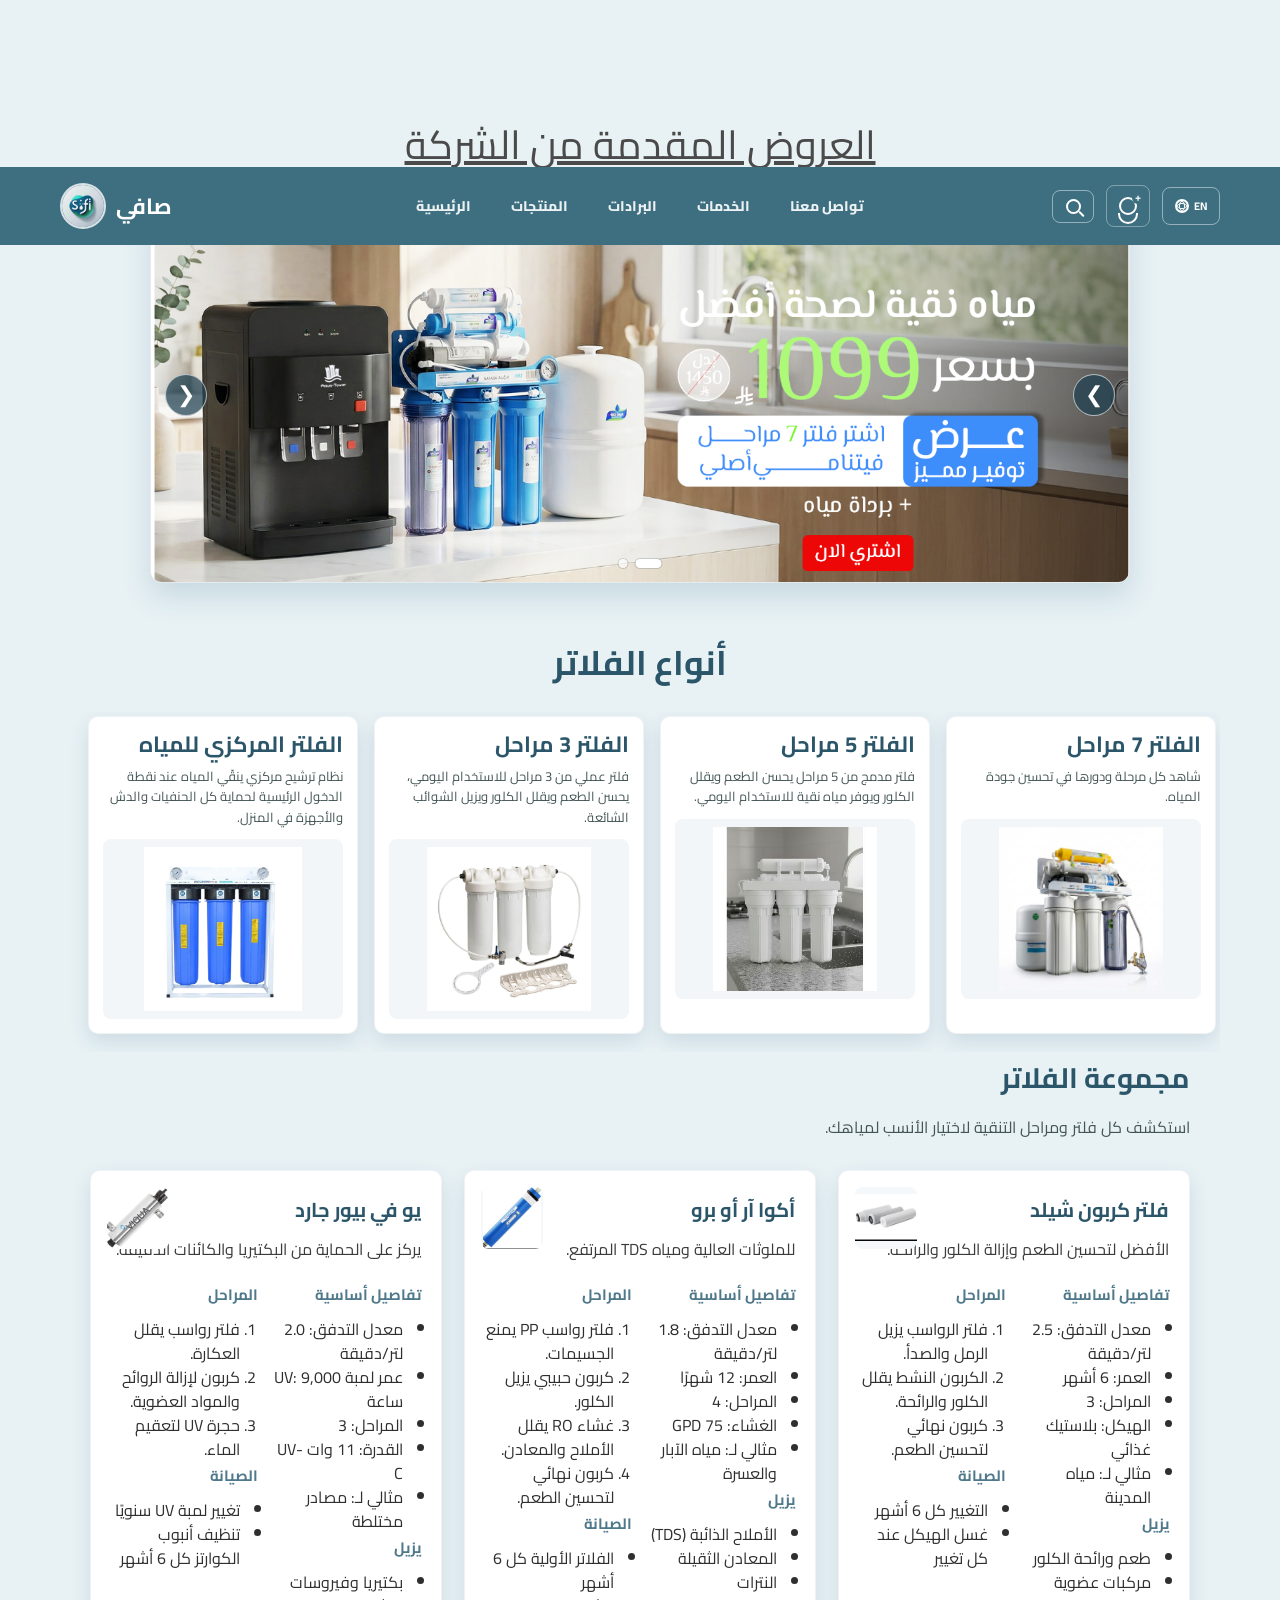
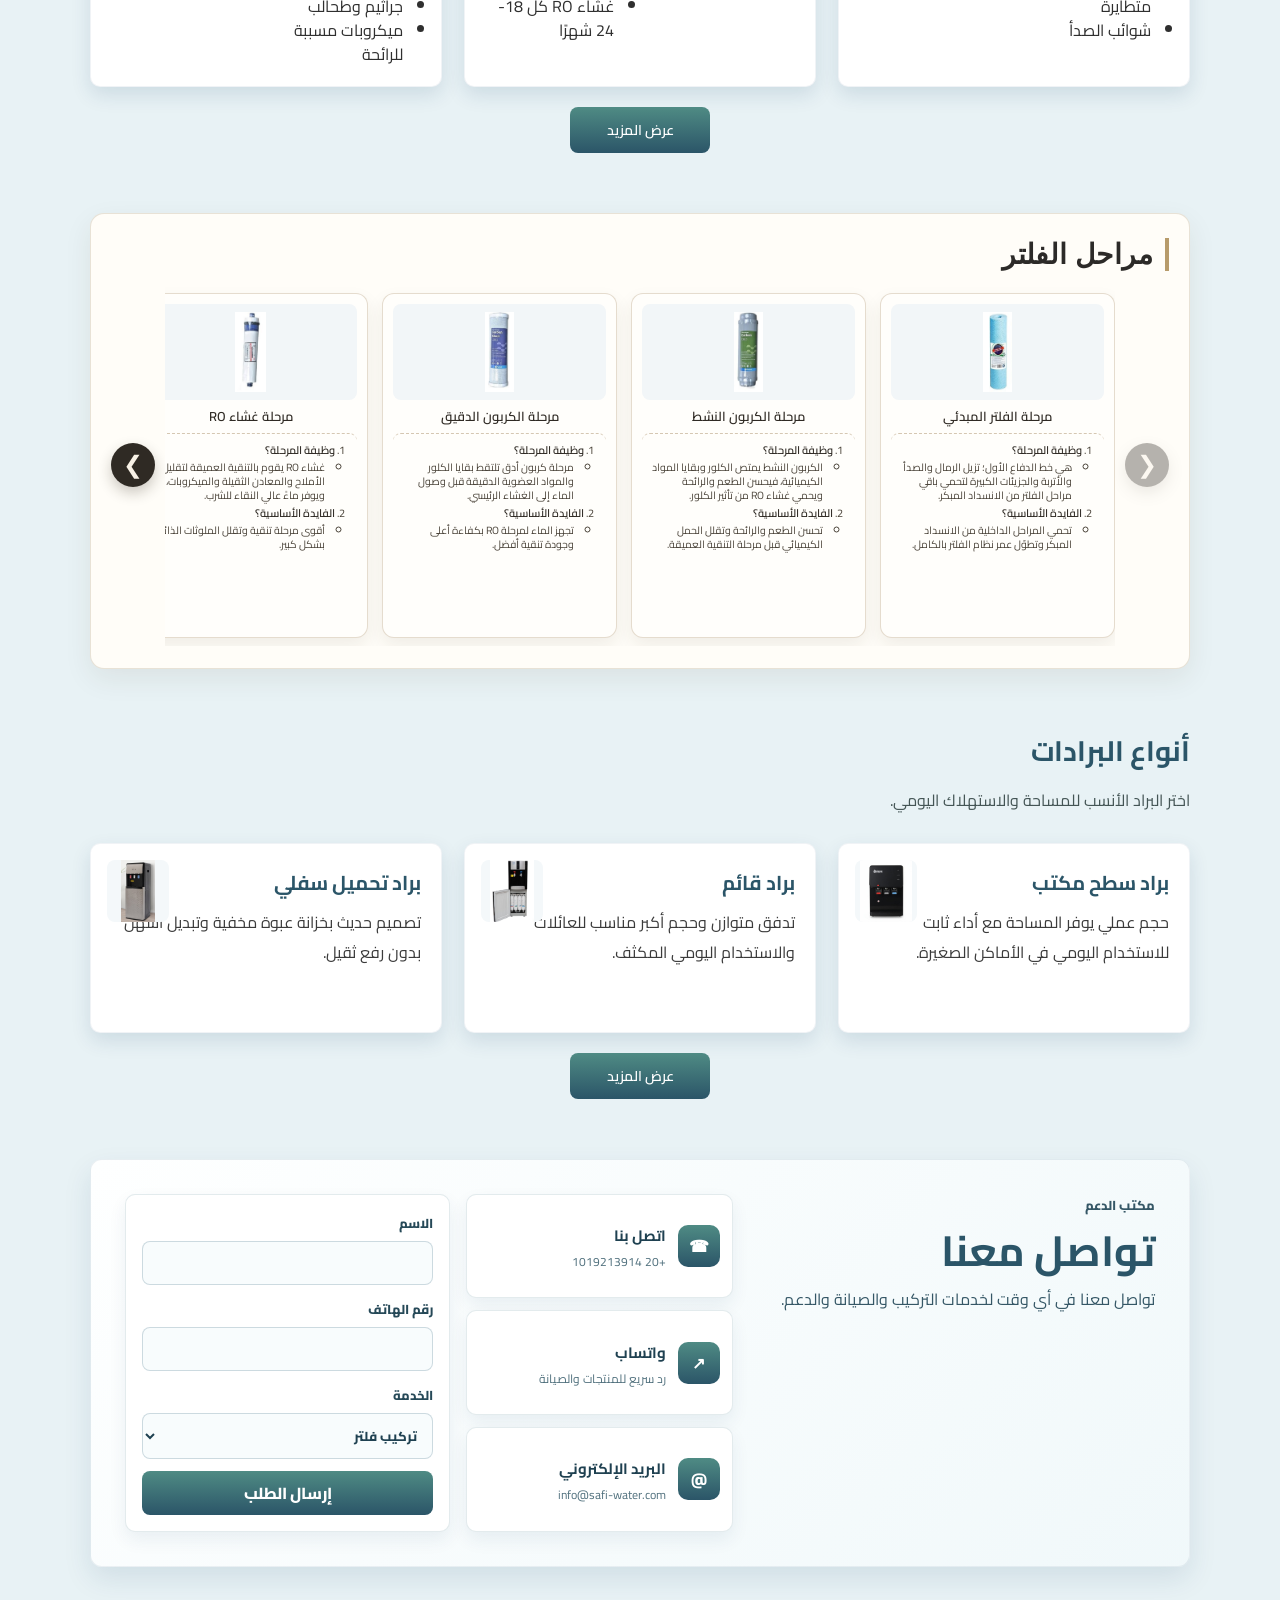
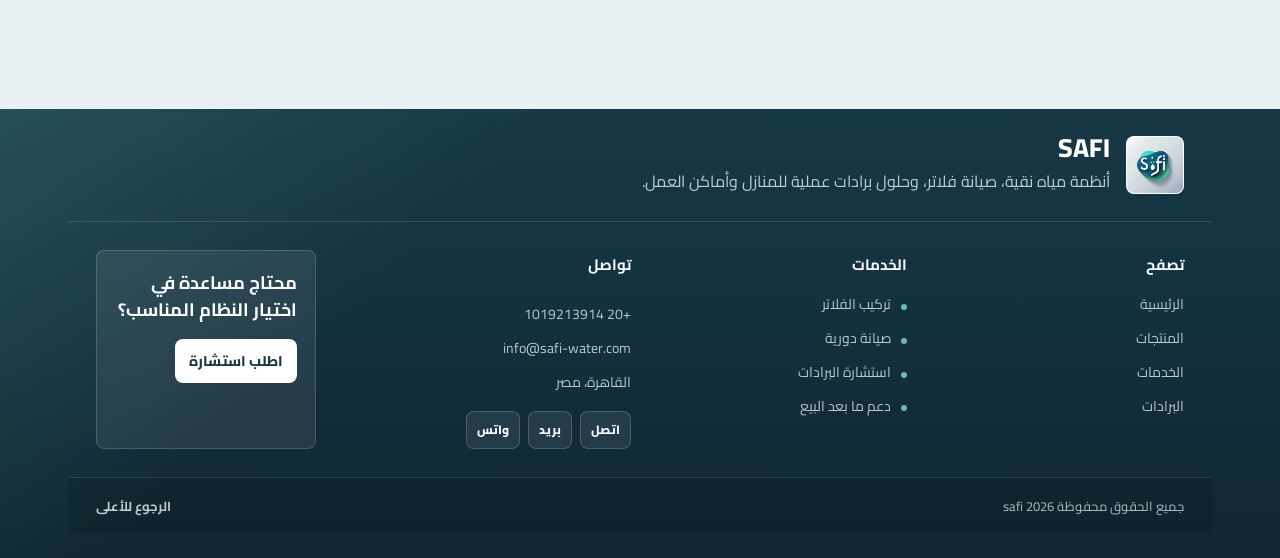
<file: index.html>
<!DOCTYPE html>
<html lang="en">
<head>
  <meta charset="UTF-8">
  <meta name="viewport" content="width=device-width, initial-scale=1">
  <title data-i18n="meta.title">safi</title>
  <link href="https://fonts.googleapis.com/css2?family=Poppins&display=swap" rel="stylesheet">
  <link href="https://fonts.googleapis.com/css2?family=Cairo:wght@400;600&display=swap" rel="stylesheet">
  <link rel="stylesheet" href="project.css">
</head>
<body>

<header class="main-header">
  <div class="header-brand">
    <a class="header-logo-link" href="./index.html" aria-label="safi">
      <img class="header-logo" src="photo/logo safi_1.png" alt="safi logo">
    </a>
    <h1 class="company-name"></h1>
  </div>

  <nav class="desktop-nav" aria-label="Main navigation">
    <a href="#home" data-i18n="nav.home">Home</a>
    <a href="./all-products.html" data-i18n="nav.products">Products</a>
    <a href="#coolers" data-i18n="nav.coolers">Coolers</a>
    <a href="./services.html" data-i18n="nav.services">Services</a>
    <a href="#contact" data-i18n="nav.contact">Contact</a>
  </nav>

  <div class="header-actions">
    <button type="button" class="icon-btn menu-btn" aria-expanded="false" aria-label="Menu">
      <span class="menu-bars" aria-hidden="true"></span>
    </button>
    <button type="button" class="icon-btn search-btn" aria-label="Search">
      <span class="icon-search" aria-hidden="true"></span>
    </button>
    <a href="./login.html" target="_blank" rel="noopener noreferrer" class="header-auth-link header-icon-link account-link" aria-label="Login or Register" title="Login / Register">
      <span class="icon-user-plus" aria-hidden="true"></span>
    </a>
    <button type="button" class="icon-btn lang-toggle-btn" aria-label="Toggle language" title="Toggle language">
      <span class="icon-globe" aria-hidden="true"></span>
      <span class="lang-code">EN</span>
    </button>
  </div>

  <div class="header-menu" hidden>
    <nav class="menu-nav">
      <a href="#home" data-i18n="nav.home">Home</a>
      <a href="./all-products.html" data-i18n="nav.products">Products</a>
      <a href="#coolers" data-i18n="nav.coolers">Coolers</a>
      <a href="./services.html" data-i18n="nav.services">Services</a>
      <a href="./all-products.html" class="btn" data-i18n="nav.order">Order Now</a>
      <a href="#contact" data-i18n="nav.contact">Contact</a>
    </nav>
    <div class="menu-extra-actions">
      <button type="button" class="icon-btn search-btn menu-search-btn" aria-label="Search">
        <span class="icon-search" aria-hidden="true"></span>
      </button>
      <a href="./login.html" target="_blank" rel="noopener noreferrer" class="header-auth-link header-icon-link menu-account-link" aria-label="Login or Register" title="Login / Register">
        <span class="icon-user-plus" aria-hidden="true"></span>
      </a>
      <button type="button" class="icon-btn lang-toggle-btn menu-lang-toggle-btn" aria-label="Toggle language" title="Toggle language">
        <span class="icon-globe" aria-hidden="true"></span>
        <span class="lang-code">EN</span>
      </button>
    </div>
  </div>
</header>

<div class="site-search-panel" hidden>
  <div class="site-search-box">
    <div class="site-search-head">
      <input type="search" class="site-search-input" autocomplete="off" placeholder="Search in page...">
      <button type="button" class="icon-btn site-search-close" aria-label="Close search">×</button>
    </div>
    <div class="site-search-results"></div>
  </div>
</div>

<main>
<!-- سكشن العروض  -->
  <section id="home">
    <p class="first" data-i18n="section.offers.title">العروض المقدمه من الشركه</p>
    <div class="offers-slider" aria-label="Company offers">
      <div class="offers-slide is-active">
        <img src="photo/offeers/Screenshot 2026-05-10 210940.png" alt="عرض خاص من صافي">
      </div>
      <div class="offers-slide">
        <img src="photo/offeers/Screenshot 2026-05-10 211014.png" alt="عرض صافي لأنظمة تنقية المياه">
      </div>
      <button type="button" class="offers-nav offers-nav-prev" aria-label="Previous offer">&#10094;</button>
      <button type="button" class="offers-nav offers-nav-next" aria-label="Next offer">&#10095;</button>
      <div class="offers-dots" aria-hidden="true">
        <span class="is-active"></span>
        <span></span>
      </div>
    </div>
  </section>

  <!--   سكشن الفلاتر الرئيسية حسب عدد المراحل  -->


  <section class="stage-filters-row">
    <h1 class="stage-filters-title">
      <span data-i18n="section.stage_filters.title_main">Filter Types</span>
      <span class="stage-filters-hover" data-i18n="section.stage_filters.title_hint">By Number of Stages</span>
    </h1>
    <div class="stage-filters-track" aria-label="Filter stages">
      <!-- فلتر 7 مراحل -->
    <article class="stage-filter-card seven-filter">
      <div class="section-header">
        <h2 data-i18n="section.stages.title">7-Stage Filter System</h2>
        <p data-i18n="section.stages.subtitle">See every stage and what it does to improve your water quality.</p>
      </div>
      <img class="filter-stages-img" src="مراحل الفلتر/فلتر 7 مراحل.png" alt="7 stage water filter" data-i18n-alt="section.stages.image_alt">
    </article>

    <!-- فلتر 5 مراحل -->
    <article class="stage-filter-card second-filter">
      <div class="section-header">
        <h2 data-i18n="section.five_stages.title">5-Stage Filter System</h2>
        <p data-i18n="section.five_stages.subtitle">A compact 5-stage purifier that improves taste, reduces chlorine, and provides clean water for everyday use.</p>
      </div>
      <img class="filter-stages-img" src="مراحل الفلتر/فلتر 5 مراحل .png" alt="5 stage water filter" data-i18n-alt="section.five_stages.image_alt">
    </article>
    <!-- فلتر 3 مراحل -->
    <article class="stage-filter-card third-filter">
      <div class="section-header">
        <h2 data-i18n="section.third_stages.title">3-Stage Filter System</h2>
        <p data-i18n="section.third_stages.subtitle">A practical 3-stage filter for everyday use that improves taste, reduces chlorine, and removes common impurities.</p>
      </div>
      <img class="filter-stages-img" src="مراحل الفلتر/فلتر 3 مراحل.jpg" alt="3 stage water filter" data-i18n-alt="section.third_stages.image_alt">
    </article>

    <!-- فلتر المياه المركزي -->
    <article class="stage-filter-card whole-house-filter">
      <div class="section-header">
        <h2 data-i18n="section.whole_house.title">Whole House Water Filter</h2>
        <p data-i18n="section.whole_house.subtitle">A central filtration system that purifies water at the main entry point to protect every tap, shower, and appliance.</p>
      </div>
      <img class="filter-stages-img" src="مراحل الفلتر/مراحل المركزي.png" alt="Whole house water filter" data-i18n-alt="section.whole_house.image_alt">
    </article>
    </div>

  </section>



<!-- سكشن مجموعة الفلاتر -->
  <section id="products" class="filters">
    <div class="section-header">
      <h2 data-i18n="section.title">Our Filter Lineup</h2>
      <p data-i18n="section.subtitle">Explore each filter and its purification stages so you can choose the right fit for your water needs.</p>
    </div>

    <div class="filter-grid">
      <!-- Type: Carbon Filter -->
      <article class="filter-card">
        <div class="popup" data-i18n="filters.carbon.popup">Carbon filter for taste & odor. Great for city tap water.</div>
        <h3 data-i18n="filters.carbon.name">Carbon Shield Filter</h3>
        <p class="filter-note" data-i18n="filters.carbon.note">Best for taste, odor, and chlorine removal.</p>
        <div class="filter-details">
          <div>
            <h4 data-i18n="labels.key_details">Key Details</h4>
            <ul>
              <li data-i18n="filters.carbon.details.flow">Flow rate: 2.5 L/min</li>
              <li data-i18n="filters.carbon.details.capacity">Capacity: 6 months</li>
              <li data-i18n="filters.carbon.details.stages">Stages: 3</li>
              <li data-i18n="filters.carbon.details.housing">Housing: Food-grade ABS</li>
              <li data-i18n="filters.carbon.details.ideal">Ideal for: City tap water</li>
            </ul>
            <h4 data-i18n="labels.removes">Removes</h4>
            <ul>
              <li data-i18n="filters.carbon.removes.one">Chlorine taste & odor</li>
              <li data-i18n="filters.carbon.removes.two">Organic compounds (VOC)</li>
              <li data-i18n="filters.carbon.removes.three">Rust particles</li>
            </ul>
          </div>
          <div>
            <h4 data-i18n="labels.stages">Stages</h4>
            <ol>
              <li data-i18n="filters.carbon.stages.one">Sediment pre-filter removes rust and sand.</li>
              <li data-i18n="filters.carbon.stages.two">Activated carbon reduces chlorine and odor.</li>
              <li data-i18n="filters.carbon.stages.three">Polishing carbon improves taste.</li>
            </ol>
            <h4 data-i18n="labels.maintenance">Maintenance</h4>
            <ul>
              <li data-i18n="filters.carbon.maint.one">Replace every 6 months</li>
              <li data-i18n="filters.carbon.maint.two">Rinse housing at each change</li>
            </ul>
          </div>
        </div>
        <div class="filter-card-thumb">
          <img class="filter-card-img" src="مراحل الفلتر/فلتر كربو شيلد.jpeg" alt="">
        </div>
      </article>

      <!-- Type: Reverse Osmosis (RO) -->
      <article class="filter-card">
        <div class="popup" data-i18n="filters.ro.popup">RO system for high TDS & heavy metals. Best for hard or well water.</div>
        <h3 data-i18n="filters.ro.name">Aqua RO Pro</h3>
        <p class="filter-note" data-i18n="filters.ro.note">For heavy contaminants and high TDS water.</p>
        <div class="filter-details">
          <div>
            <h4 data-i18n="labels.key_details">Key Details</h4>
            <ul>
              <li data-i18n="filters.ro.details.flow">Flow rate: 1.8 L/min</li>
              <li data-i18n="filters.ro.details.capacity">Capacity: 12 months</li>
              <li data-i18n="filters.ro.details.stages">Stages: 4</li>
              <li data-i18n="filters.ro.details.membrane">Membrane: 75 GPD</li>
              <li data-i18n="filters.ro.details.ideal">Ideal for: Well water, hard water</li>
            </ul>
            <h4 data-i18n="labels.removes">Removes</h4>
            <ul>
              <li data-i18n="filters.ro.removes.one">Dissolved salts (TDS)</li>
              <li data-i18n="filters.ro.removes.two">Heavy metals</li>
              <li data-i18n="filters.ro.removes.three">Nitrates</li>
            </ul>
          </div>
          <div>
            <h4 data-i18n="labels.stages">Stages</h4>
            <ol>
              <li data-i18n="filters.ro.stages.one">PP sediment filter blocks particles.</li>
              <li data-i18n="filters.ro.stages.two">Granular carbon removes chlorine.</li>
              <li data-i18n="filters.ro.stages.three">RO membrane reduces TDS and metals.</li>
              <li data-i18n="filters.ro.stages.four">Post-carbon polishes flavor.</li>
            </ol>
            <h4 data-i18n="labels.maintenance">Maintenance</h4>
            <ul>
              <li data-i18n="filters.ro.maint.one">Pre-filters every 6 months</li>
              <li data-i18n="filters.ro.maint.two">RO membrane every 18-24 months</li>
            </ul>
          </div>
        </div>
        <div class="filter-card-thumb">
          <img class="filter-card-img" src="مراحل الفلتر/فلتر اكوا ار برو.jpeg" alt="">
        </div>
      </article>

      <!-- Type: UV Filter -->
      <article class="filter-card">
        <div class="popup" data-i18n="filters.uv.popup">UV protection against bacteria & microbes. Good for mixed sources.</div>
        <h3 data-i18n="filters.uv.name">UV Pure Guard</h3>
        <p class="filter-note" data-i18n="filters.uv.note">Focused on bacteria and microorganism protection.</p>
        <div class="filter-details">
          <div>
            <h4 data-i18n="labels.key_details">Key Details</h4>
            <ul>
              <li data-i18n="filters.uv.details.flow">Flow rate: 2.0 L/min</li>
              <li data-i18n="filters.uv.details.life">UV lamp life: 9,000 hrs</li>
              <li data-i18n="filters.uv.details.stages">Stages: 3</li>
              <li data-i18n="filters.uv.details.power">Power: 11W UV-C</li>
              <li data-i18n="filters.uv.details.ideal">Ideal for: Mixed sources</li>
            </ul>
            <h4 data-i18n="labels.removes">Removes</h4>
            <ul>
              <li data-i18n="filters.uv.removes.one">Bacteria & viruses</li>
              <li data-i18n="filters.uv.removes.two">Algae spores</li>
              <li data-i18n="filters.uv.removes.three">Odor-causing microbes</li>
            </ul>
          </div>
          <div>
            <h4 data-i18n="labels.stages">Stages</h4>
            <ol>
              <li data-i18n="filters.uv.stages.one">Sediment pre-filter clears turbidity.</li>
              <li data-i18n="filters.uv.stages.two">Carbon filter removes odor and organics.</li>
              <li data-i18n="filters.uv.stages.three">UV chamber neutralizes bacteria.</li>
            </ol>
            <h4 data-i18n="labels.maintenance">Maintenance</h4>
            <ul>
              <li data-i18n="filters.uv.maint.one">Replace UV lamp yearly</li>
              <li data-i18n="filters.uv.maint.two">Clean quartz sleeve every 6 months</li>
            </ul>
          </div>
        </div>
        <div class="filter-card-thumb">
          <img class="filter-card-img" src="مراحل الفلتر/فلتر يو في بيور.jpeg" alt="">
        </div>
      </article>
    </div>

    <div class="coolers-more-wrap">
      <a class="cooler-cta cooler-more-btn cta-with-hint" href="#filter-stages" data-i18n="filters.cta.more">
        <span data-i18n="filters.cta.more">View More</span>
        <span class="cta-hover-hint" data-i18n="cta.more_details">تفاصيل اكثر</span>
      </a>
    </div>
  </section>

<!-- سكشن معلومات عن مراحل الفلتر -->
<!-- سكشن معلومات عن مراحل الفلتر -->
  <section id="filter-stages" class="filter-steps">

    <div class="section-header">
      <h2 data-i18n="section.steps.title">مراحل الفلتر </h2>

    </div>
    <div class="steps-slider">
      <button type="button" class="steps-nav steps-nav-prev" aria-label="Previous stages">&#10094;</button>
      <div class="steps-track">
      <!-- المرحلة الأولى  -->
      <div class="first-step">
        <img src="مراحل الفلتر/مرحله 1.png" alt="First step of filter stages" data-i18n-alt="section.steps.first_step_alt">
        <h3 data-i18n="section.steps.first_step_title">Pre-Filter Stage</h3>
        <div class="step-desc">
          <ol class="step-qa">
            <li>
              <span data-i18n="section.steps.q.what">وظيفتها إيه؟</span>
              <ul>
                <li data-i18n="section.steps.first_step_desc">First line of defense that removes sand, rust, dust, and large particles to protect the rest of the filter stages.</li>
              </ul>
            </li>
            <li>
              <span data-i18n="section.steps.q.benefit">الفايدة الأساسية؟</span>
              <ul>
                <li data-i18n="section.steps.first_step_benefit">Protects inner stages from early clogging and extends the full system lifespan.</li>
              </ul>
            </li>
          </ol>
        </div>
      </div>
      <!-- المرحلة الثانية  -->
      <div class="second-step">
        <img src="مراحل الفلتر/مرحله 2.png" alt="Second step of filter stages" data-i18n-alt="section.steps.second_step_alt">
        <h3 data-i18n="section.steps.second_step_title">Carbon Filter Stage</h3>
        <div class="step-desc">
          <ol class="step-qa">
            <li>
              <span data-i18n="section.steps.q.what">وظيفتها إيه؟</span>
              <ul>
                <li data-i18n="section.steps.second_step_desc">Activated carbon absorbs chlorine and chemical residues, improving taste and odor while protecting the RO membrane from chlorine damage.</li>
              </ul>
            </li>
            <li>
              <span data-i18n="section.steps.q.benefit">الفايدة الأساسية؟</span>
              <ul>
                <li data-i18n="section.steps.second_step_benefit">Improves water flavor and smell while reducing chemical load before deep filtration.</li>
              </ul>
            </li>
          </ol>
        </div>
      </div>
      <!-- المرحلة الثالثة  -->
      <div class="third-step">
        <img src="مراحل الفلتر/مرحله 3.png" alt="Third step of filter stages" data-i18n-alt="section.steps.third_step_alt">
        <h3 data-i18n="section.steps.third_step_title">Third Stage</h3>
        <div class="step-desc">
          <ol class="step-qa">
            <li>
              <span data-i18n="section.steps.q.what">وظيفتها إيه؟</span>
              <ul>
                <li data-i18n="section.steps.third_step_desc">A tighter carbon polishing stage that removes remaining chlorine traces and fine organic compounds before water reaches the membrane.</li>
              </ul>
            </li>
            <li>
              <span data-i18n="section.steps.q.benefit">الفايدة الأساسية؟</span>
              <ul>
                <li data-i18n="section.steps.third_step_benefit">Prepares water for RO with cleaner input and better filtration efficiency.</li>
              </ul>
            </li>
          </ol>
        </div>

      </div>
      <!-- المرحلة الرابعة  -->
      <div class="fourth-step">
          <img src="مراحل الفلتر/مرحله 4.png" alt="Fourth step of filter stages" data-i18n-alt="section.steps.fourth_step_alt">
          <h3 data-i18n="section.steps.fourth_step_title">RO Membrane Stage</h3>
          <div class="step-desc">
            <ol class="step-qa">
              <li>
                <span data-i18n="section.steps.q.what">وظيفتها إيه؟</span>
                <ul>
                  <li data-i18n="section.steps.fourth_step_desc">The RO membrane performs deep filtration, reducing salts, heavy metals, and microorganisms to deliver highly purified drinking water.</li>
                </ul>
              </li>
              <li>
                <span data-i18n="section.steps.q.benefit">الفايدة الأساسية؟</span>
                <ul>
                  <li data-i18n="section.steps.fourth_step_benefit">Provides the strongest purification stage and significantly lowers dissolved contaminants.</li>
                </ul>
              </li>
            </ol>
          </div>
      </div>
      <!-- المرحلة الخامسة  -->
      <div class="fifth-step">
          <img src="مراحل الفلتر/مرحله 5.png" alt="Fifth step of filter stages" data-i18n-alt="section.steps.fifth_step_alt">
          <h3 data-i18n="section.steps.fifth_step_title">Final Carbon Stage</h3>
          <div class="step-desc">
            <ol class="step-qa">
              <li>
                <span data-i18n="section.steps.q.what">وظيفتها إيه؟</span>
                <ul>
                  <li data-i18n="section.steps.fifth_step_desc">Post-carbon treatment refines flavor after tank storage and removes any residual storage odor for a cleaner final taste.</li>
                </ul>
              </li>
              <li>
                <span data-i18n="section.steps.q.benefit">الفايدة الأساسية؟</span>
                <ul>
                  <li data-i18n="section.steps.fifth_step_benefit">Delivers a smoother drinking taste and cleaner smell at the final output.</li>
                </ul>
              </li>
            </ol>
          </div>
      </div>
      <!-- المرحلة السادسة  -->
      <div class="sixth-step">
          <img src="مراحل الفلتر/مرحله 6.png" alt="Sixth step of filter stages" data-i18n-alt="section.steps.sixth_step_alt">
          <h3 data-i18n="section.steps.sixth_step_title">Mineral Stage</h3>
          <div class="step-desc">
            <ol class="step-qa">
              <li>
                <span data-i18n="section.steps.q.what">وظيفتها إيه؟</span>
                <ul>
                  <li data-i18n="section.steps.sixth_step_desc">Re-mineralization restores useful minerals like calcium and magnesium to balance taste and support healthy daily hydration.</li>
                </ul>
              </li>
              <li>
                <span data-i18n="section.steps.q.benefit">الفايدة الأساسية؟</span>
                <ul>
                  <li data-i18n="section.steps.sixth_step_benefit">Balances water profile after RO and improves daily drinking quality.</li>
                </ul>
              </li>
            </ol>
          </div>
      </div>
      <!-- المرحلة السابعة  -->
      <div class="seventh-step">
          <img src="مراحل الفلتر/مرحله 7.png" alt="Seventh step of filter stages" data-i18n-alt="section.steps.seventh_step_alt">
          <h3 data-i18n="section.steps.seventh_step_title">Final Sterilization Stage</h3>
          <div class="step-desc">
            <ol class="step-qa">
              <li>
                <span data-i18n="section.steps.q.what">وظيفتها إيه؟</span>
                <ul>
                  <li data-i18n="section.steps.seventh_step_desc">UV sterilization provides a final safety layer by neutralizing remaining microbes without adding chemicals.</li>
                </ul>
              </li>
              <li>
                <span data-i18n="section.steps.q.benefit">الفايدة الأساسية؟</span>
                <ul>
                  <li data-i18n="section.steps.seventh_step_benefit">Adds extra microbiological safety for more reliable drinking water.</li>
                </ul>
              </li>
            </ol>
          </div>
      </div>
      </div>
      <button type="button" class="steps-nav steps-nav-next" aria-label="Next stages">&#10095;</button>
    </div>

  </section>
<!-- سكشن أنواع البرادات -->
  <section id="coolers" class="filters coolers">
    <div class="section-header">
      <h2 data-i18n="section.coolers.title">Cooler Types</h2>
      <p data-i18n="section.coolers.subtitle">Choose the most suitable cooler for your space and daily usage.</p>
    </div>

    <div class="filter-grid cooler-grid">
      <article class="filter-card cooler-card">
        <div class="popup" data-i18n="coolers.countertop.popup">A compact cooler with hot and cold output, ideal for desks and reception areas.</div>
        <h3 data-i18n="coolers.countertop.name">Countertop Cooler</h3>
        <p class="filter-note" data-i18n="coolers.countertop.note">Space-saving model with practical performance for offices and small spaces.</p>
        <div class="filter-card-thumb">
          <img class="filter-card-img" src="photo/photo to nano tech/WhatsApp Image 2026-02-20 at 1.18.00 PM.jpeg" alt="Countertop water cooler" data-i18n-alt="coolers.countertop.image_alt">
        </div>
      </article>

      <article class="filter-card cooler-card">
        <div class="popup" data-i18n="coolers.freestanding.popup">A high-capacity standing cooler suitable for homes, clinics, and office floors.</div>
        <h3 data-i18n="coolers.freestanding.name">Freestanding Cooler</h3>
        <p class="filter-note" data-i18n="coolers.freestanding.note">Balanced flow and larger size for families and medium to high daily consumption.</p>
        <div class="filter-card-thumb">
          <img class="filter-card-img" src="photo/photo to nano tech/براده قائمه.jpeg" alt="Freestanding water cooler" data-i18n-alt="coolers.freestanding.image_alt">
        </div>
      </article>

      <article class="filter-card cooler-card">
        <div class="popup" data-i18n="coolers.bottom_load.popup">Bottom-load design keeps the look clean and makes bottle replacement easier.</div>
        <h3 data-i18n="coolers.bottom_load.name">Bottom-Load Cooler</h3>
        <p class="filter-note" data-i18n="coolers.bottom_load.note">Modern design with hidden bottle cabinet and easy loading without heavy lifting.</p>
        <div class="filter-card-thumb">
          <img class="filter-card-img" src="photo/photo to nano tech/براده قائمه تحميل سفلي.jpeg" alt="Bottom-load water cooler" data-i18n-alt="coolers.bottom_load.image_alt">
        </div>
      </article>
    </div>

    <div class="coolers-more-wrap">
      <a class="cooler-cta cooler-more-btn cta-with-hint" href="coolers-details.html" data-i18n="coolers.cta.more">
        <span data-i18n="coolers.cta.more">View More</span>
        <span class="cta-hover-hint" data-i18n="cta.more_details">تفاصيل اكثر</span>
      </a>
    </div>
  </section>
  <section id="contact" class="contact-section">
    <div class="contact-copy">
      <p class="contact-kicker" data-i18n="section.contact.kicker">Support desk</p>
      <h2 data-i18n="section.contact.title">Contact Us</h2>
      <p data-i18n="section.contact.text">Reach us anytime for installation, maintenance, and support.</p>
    </div>

    <div class="contact-panel">
      <div class="contact-methods" aria-label="Contact methods">
        <a class="contact-method" href="tel:+201019213914">
          <span class="contact-icon" aria-hidden="true">☎</span>
          <span>
            <strong data-i18n="section.contact.call_title">Call us</strong>
            <small>+20 1019213914</small>
          </span>
        </a>

        <a class="contact-method" href="https://wa.me/201019213914" target="_blank" rel="noopener noreferrer">
          <span class="contact-icon" aria-hidden="true">↗</span>
          <span>
            <strong data-i18n="section.contact.whatsapp_title">WhatsApp</strong>
            <small data-i18n="section.contact.whatsapp_text">Fast product and maintenance replies</small>
          </span>
        </a>

        <a class="contact-method" href="mailto:info@safi-water.com">
          <span class="contact-icon" aria-hidden="true">@</span>
          <span>
            <strong data-i18n="section.contact.mail_title">Email</strong>
            <small>info@safi-water.com</small>
          </span>
        </a>
      </div>

      <form class="contact-form" action="mailto:info@safi-water.com" method="post" enctype="text/plain">
        <label>
          <span data-i18n="section.contact.form_name">Name</span>
          <input type="text" name="name" autocomplete="name" required>
        </label>
        <label>
          <span data-i18n="section.contact.form_phone">Phone</span>
          <input type="tel" name="phone" autocomplete="tel" required>
        </label>
        <label>
          <span data-i18n="section.contact.form_service">Service</span>
          <select name="service">
            <option data-i18n="section.contact.service_install">Filter installation</option>
            <option data-i18n="section.contact.service_maintenance">Maintenance visit</option>
            <option data-i18n="section.contact.service_cooler">Cooler consultation</option>
          </select>
        </label>
        <button type="submit" data-i18n="section.contact.form_submit">Send request</button>
      </form>
    </div>
  </section>
</main>

<footer class="site-footer">
  <div class="footer-shell">
    <div class="footer-brand-panel">
      <a class="footer-logo-link" href="#home" aria-label="safi">
        <img class="footer-logo" src="photo/logo safi_1.png" alt="safi logo">
      </a>
      <div>
        <p class="footer-brand-name">safi</p>
        <p class="footer-brand-text" data-i18n="footer.brand.text">Clean water systems, filter maintenance, and practical cooler solutions for homes and workplaces.</p>
      </div>
    </div>

    <div class="footer-content">
      <div class="footer-column">
        <h2 data-i18n="footer.links.title">Explore</h2>
        <nav class="footer-links" aria-label="Footer navigation">
          <a href="#home" data-i18n="nav.home">Home</a>
          <a href="./all-products.html" data-i18n="nav.products">Products</a>
          <a href="./services.html" data-i18n="nav.services">Services</a>
          <a href="#coolers" data-i18n="nav.coolers">Coolers</a>
        </nav>
      </div>

      <div class="footer-column">
        <h2 data-i18n="footer.services.title">Services</h2>
        <ul class="footer-list">
          <li data-i18n="footer.services.installation">Filter installation</li>
          <li data-i18n="footer.services.maintenance">Scheduled maintenance</li>
          <li data-i18n="footer.services.coolers">Cooler consultation</li>
          <li data-i18n="footer.services.support">After-sales support</li>
        </ul>
      </div>

      <div class="footer-column footer-contact">
        <h2 data-i18n="footer.contact.title">Contact</h2>
        <a href="tel:+201019213914">+20 1019213914</a>
        <a href="mailto:info@safi-water.com">info@safi-water.com</a>
        <span data-i18n="footer.contact.location">Cairo, Egypt</span>
        <div class="footer-social" aria-label="Quick contact links">
          <a href="tel:+201019213914" aria-label="Call safi" data-i18n="footer.contact.call">Call</a>
          <a href="mailto:info@safi-water.com" aria-label="Email safi" data-i18n="footer.contact.mail">Mail</a>
          <a href="https://wa.me/201019213914" target="_blank" rel="noopener noreferrer" aria-label="WhatsApp safi" data-i18n="footer.contact.whatsapp">Wa</a>
        </div>
      </div>

      <div class="footer-cta">
        <p data-i18n="footer.cta.title">Need help choosing the right system?</p>
        <a href="#contact" data-i18n="footer.cta.link">Request advice</a>
      </div>
    </div>

    <div class="footer-bottom">
      <p>
        <span data-i18n="footer.rights.prefix">All rights reserved</span>
        <span class="footer-year">2026</span>
        <span>safi</span>
      </p>
      <a href="#home" data-i18n="footer.back_top">Back to top</a>
    </div>
  </div>
</footer>

<!-- JS File -->
<script src="project.js"></script>

</body>
</html>
</file>
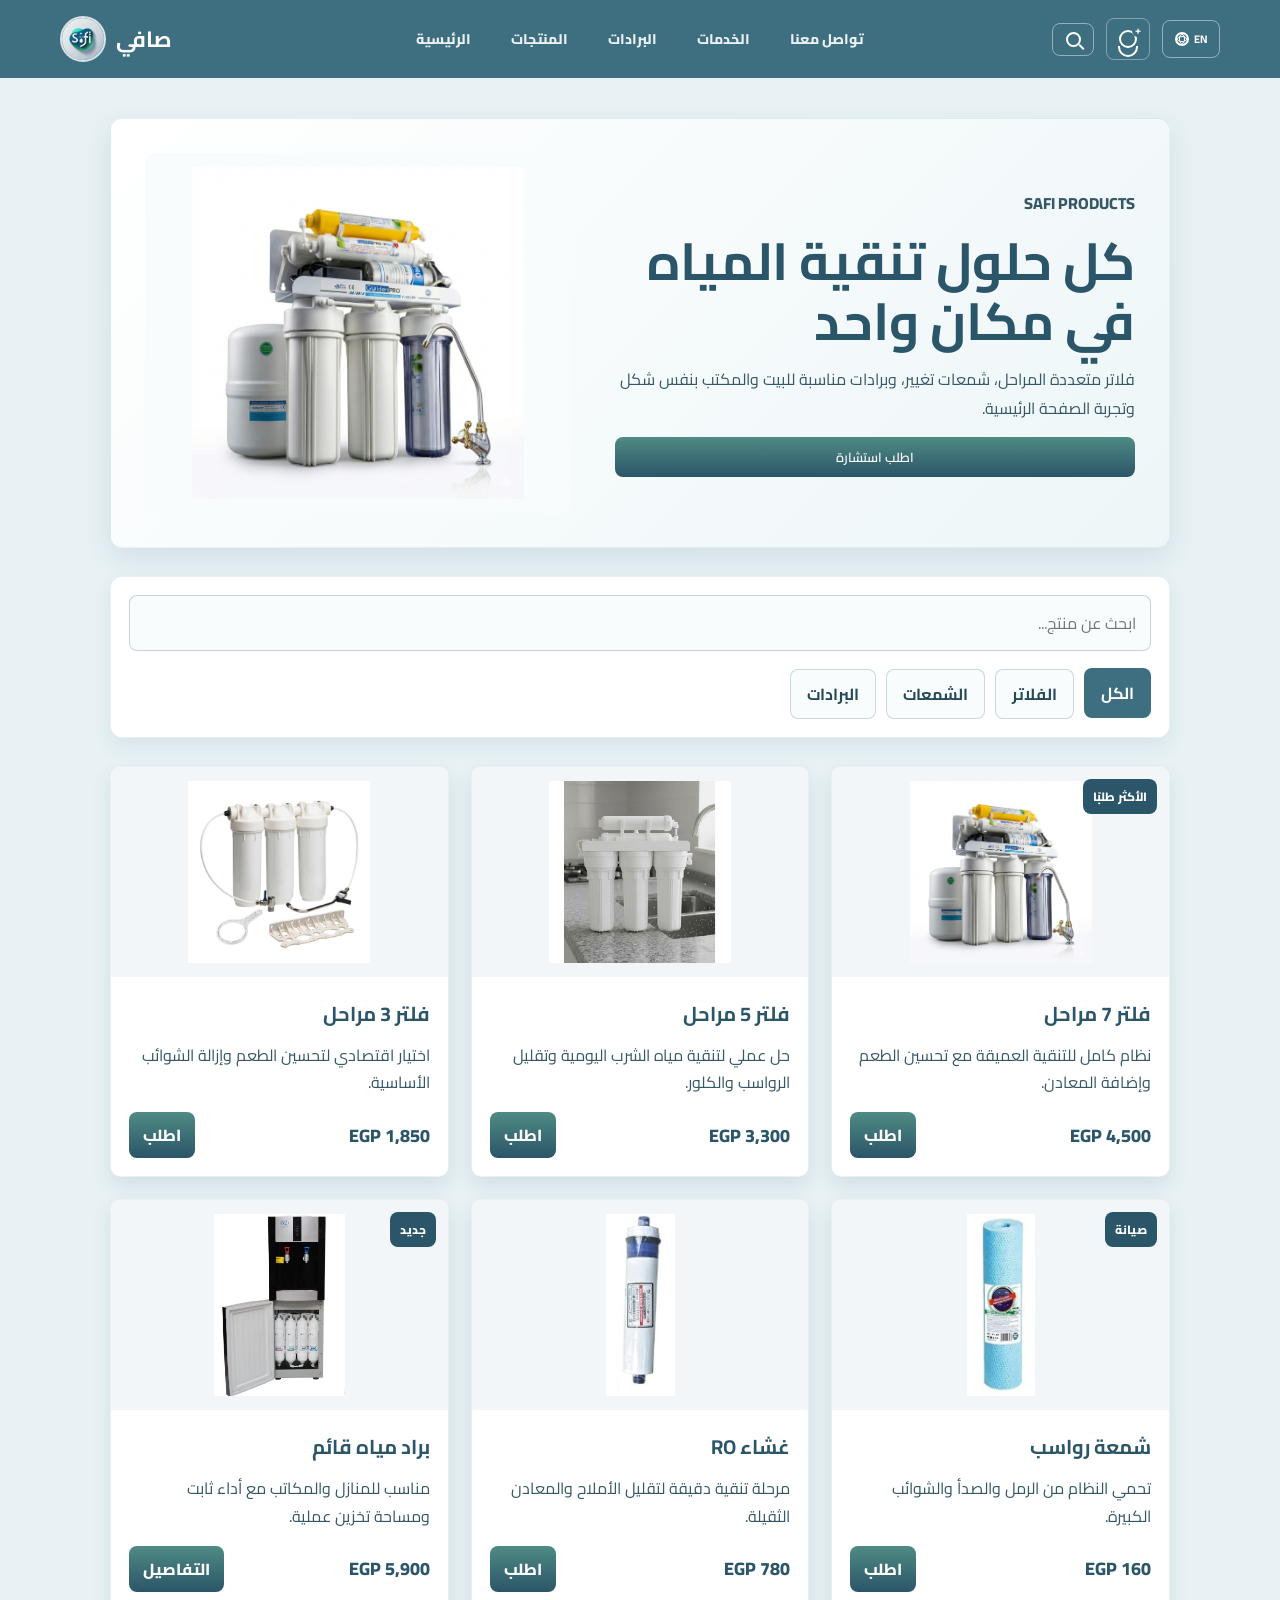
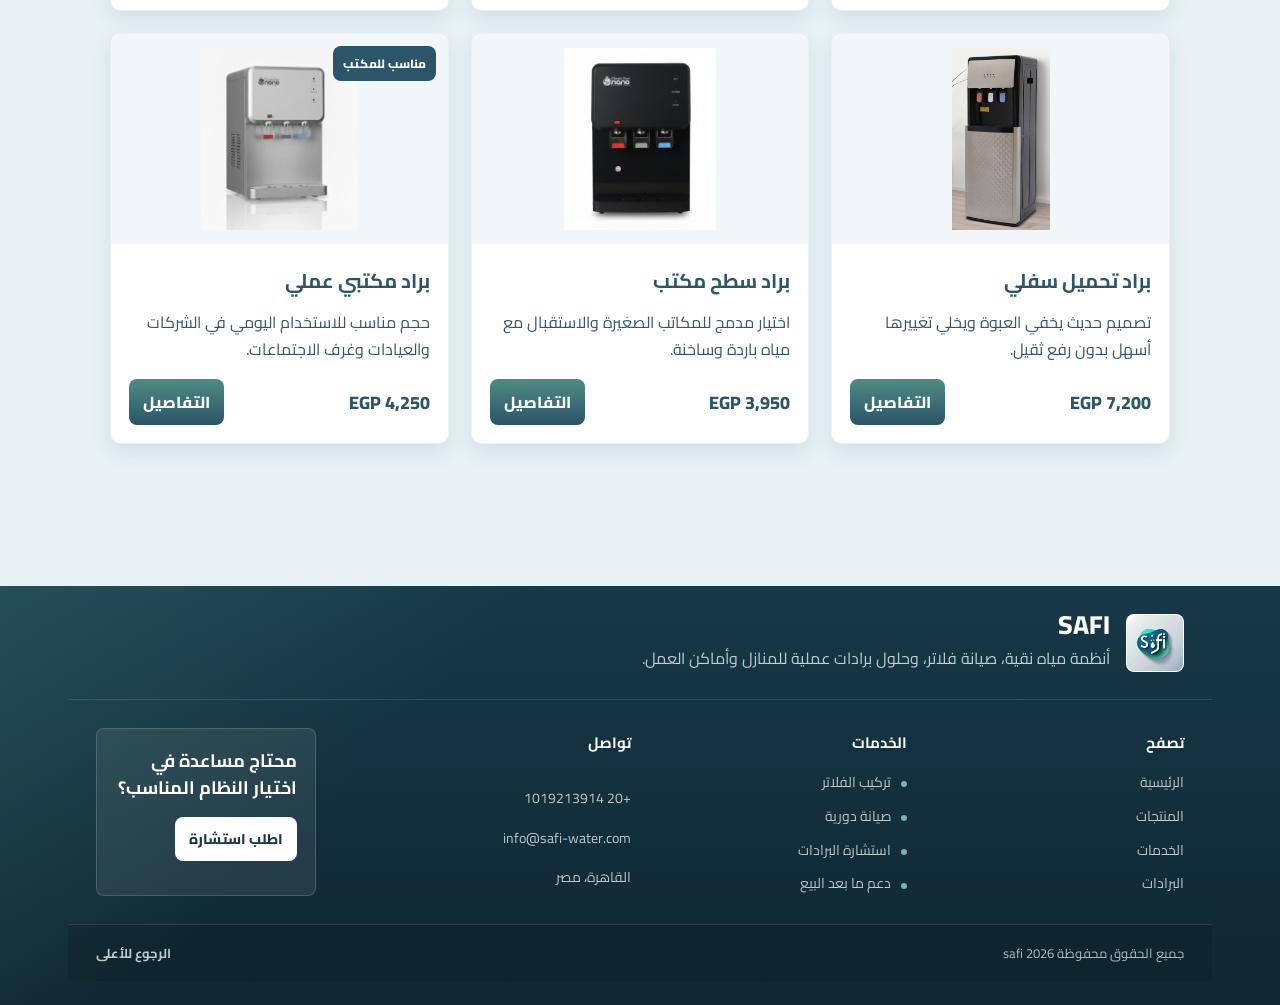
<file: all-products.html>
<!DOCTYPE html>
<html lang="ar" dir="rtl">
<head>
  <meta charset="UTF-8">
  <meta name="viewport" content="width=device-width, initial-scale=1">
  <title>safi - المنتجات</title>
  <link href="https://fonts.googleapis.com/css2?family=Poppins&display=swap" rel="stylesheet">
  <link href="https://fonts.googleapis.com/css2?family=Cairo:wght@400;600;700&display=swap" rel="stylesheet">
  <link rel="stylesheet" href="project.css">
  <link rel="stylesheet" href="products.css">
</head>
<body>

<header class="main-header">
  <div class="header-brand">
    <a class="header-logo-link" href="./index.html" aria-label="safi">
      <img class="header-logo" src="photo/logo safi_1.png" alt="safi logo">
    </a>
    <h1 class="company-name"></h1>
  </div>

  <nav class="desktop-nav" aria-label="Main navigation">
    <a href="./index.html#home" data-i18n="nav.home">Home</a>
    <a href="./all-products.html" data-i18n="nav.products">Products</a>
    <a href="./index.html#coolers" data-i18n="nav.coolers">Coolers</a>
    <a href="./services.html" data-i18n="nav.services">Services</a>
    <a href="./index.html#contact" data-i18n="nav.contact">Contact</a>
  </nav>

  <div class="header-actions">
    <button type="button" class="icon-btn menu-btn" aria-expanded="false" aria-label="Menu">
      <span class="menu-bars" aria-hidden="true"></span>
    </button>
    <button type="button" class="icon-btn search-btn" aria-label="Search">
      <span class="icon-search" aria-hidden="true"></span>
    </button>
    <a href="./login.html" target="_blank" rel="noopener noreferrer" class="header-auth-link header-icon-link account-link" aria-label="Login or Register" title="Login / Register">
      <span class="icon-user-plus" aria-hidden="true"></span>
    </a>
    <button type="button" class="icon-btn lang-toggle-btn" aria-label="Toggle language" title="Toggle language">
      <span class="icon-globe" aria-hidden="true"></span>
      <span class="lang-code">EN</span>
    </button>
  </div>

  <div class="header-menu" hidden>
    <nav class="menu-nav">
      <a href="./index.html#home" data-i18n="nav.home">Home</a>
      <a href="./all-products.html" data-i18n="nav.products">Products</a>
      <a href="./index.html#coolers" data-i18n="nav.coolers">Coolers</a>
      <a href="./services.html" data-i18n="nav.services">Services</a>
      <a href="./all-products.html" class="btn" data-i18n="nav.order">Order Now</a>
      <a href="./index.html#contact" data-i18n="nav.contact">Contact</a>
    </nav>
    <div class="menu-extra-actions">
      <button type="button" class="icon-btn search-btn menu-search-btn" aria-label="Search">
        <span class="icon-search" aria-hidden="true"></span>
      </button>
      <a href="./login.html" target="_blank" rel="noopener noreferrer" class="header-auth-link header-icon-link menu-account-link" aria-label="Login or Register" title="Login / Register">
        <span class="icon-user-plus" aria-hidden="true"></span>
      </a>
      <button type="button" class="icon-btn lang-toggle-btn menu-lang-toggle-btn" aria-label="Toggle language" title="Toggle language">
        <span class="icon-globe" aria-hidden="true"></span>
        <span class="lang-code">EN</span>
      </button>
    </div>
  </div>
</header>

<div class="site-search-panel" hidden>
  <div class="site-search-box">
    <div class="site-search-head">
      <input type="search" class="site-search-input" autocomplete="off" placeholder="Search in page...">
      <button type="button" class="icon-btn site-search-close" aria-label="Close search">×</button>
    </div>
    <div class="site-search-results"></div>
  </div>
</div>

<main class="products-page">
  <section class="products-hero">
    <div class="products-hero-copy">
      <p class="products-kicker">safi products</p>
      <h2>كل حلول تنقية المياه في مكان واحد</h2>
      <p>فلاتر متعددة المراحل، شمعات تغيير، وبرادات مناسبة للبيت والمكتب بنفس شكل وتجربة الصفحة الرئيسية.</p>
      <a class="cooler-cta" href="./index.html#contact">اطلب استشارة</a>
    </div>
    <img src="مراحل الفلتر/فلتر 7 مراحل.png" alt="فلتر مياه 7 مراحل">
  </section>

  <section class="product-tools" aria-label="فلترة المنتجات">
    <div class="search-box">
      <input type="text" class="product-search-input" placeholder="ابحث عن منتج...">
    </div>

    <div class="filter-buttons">
      <button class="filter-btn active" data-filter="all">الكل</button>
      <button class="filter-btn" data-filter="filter">الفلاتر</button>
      <button class="filter-btn" data-filter="stage">الشمعات</button>
      <button class="filter-btn" data-filter="cooler">البرادات</button>
    </div>
  </section>

  <section class="products-section" id="products" aria-label="كل المنتجات">
    <article class="product-card" data-category="filter">
      <div class="badge">الأكثر طلبًا</div>
      <img src="مراحل الفلتر/فلتر 7 مراحل.png" alt="فلتر 7 مراحل">
      <div class="product-info">
        <h3>فلتر 7 مراحل</h3>
        <p>نظام كامل للتنقية العميقة مع تحسين الطعم وإضافة المعادن.</p>
        <div class="price-row">
          <span class="price">4,500 EGP</span>
          <a href="./index.html#contact">اطلب</a>
        </div>
      </div>
    </article>

    <article class="product-card" data-category="filter">
      <img src="مراحل الفلتر/فلتر 5 مراحل .png" alt="فلتر 5 مراحل">
      <div class="product-info">
        <h3>فلتر 5 مراحل</h3>
        <p>حل عملي لتنقية مياه الشرب اليومية وتقليل الرواسب والكلور.</p>
        <div class="price-row">
          <span class="price">3,300 EGP</span>
          <a href="./index.html#contact">اطلب</a>
        </div>
      </div>
    </article>

    <article class="product-card" data-category="filter">
      <img src="مراحل الفلتر/فلتر 3 مراحل.jpg" alt="فلتر 3 مراحل">
      <div class="product-info">
        <h3>فلتر 3 مراحل</h3>
        <p>اختيار اقتصادي لتحسين الطعم وإزالة الشوائب الأساسية.</p>
        <div class="price-row">
          <span class="price">1,850 EGP</span>
          <a href="./index.html#contact">اطلب</a>
        </div>
      </div>
    </article>

    <article class="product-card" data-category="stage">
      <div class="badge">صيانة</div>
      <img src="مراحل الفلتر/مرحله 1.png" alt="شمعة المرحلة الأولى">
      <div class="product-info">
        <h3>شمعة رواسب</h3>
        <p>تحمي النظام من الرمل والصدأ والشوائب الكبيرة.</p>
        <div class="price-row">
          <span class="price">160 EGP</span>
          <a href="./index.html#contact">اطلب</a>
        </div>
      </div>
    </article>

    <article class="product-card" data-category="stage">
      <img src="مراحل الفلتر/مرحله 4.png" alt="غشاء RO">
      <div class="product-info">
        <h3>غشاء RO</h3>
        <p>مرحلة تنقية دقيقة لتقليل الأملاح والمعادن الثقيلة.</p>
        <div class="price-row">
          <span class="price">780 EGP</span>
          <a href="./index.html#contact">اطلب</a>
        </div>
      </div>
    </article>

    <article class="product-card" data-category="cooler">
      <div class="badge">جديد</div>
      <img src="photo/photo to nano tech/براده قائمه.jpeg" alt="براد مياه قائم">
      <div class="product-info">
        <h3>براد مياه قائم</h3>
        <p>مناسب للمنازل والمكاتب مع أداء ثابت ومساحة تخزين عملية.</p>
        <div class="price-row">
          <span class="price">5,900 EGP</span>
          <a href="./coolers-details.html">التفاصيل</a>
        </div>
      </div>
    </article>

    <article class="product-card" data-category="cooler">
      <img src="photo/photo to nano tech/براده قائمه تحميل سفلي.jpeg" alt="براد تحميل سفلي">
      <div class="product-info">
        <h3>براد تحميل سفلي</h3>
        <p>تصميم حديث يخفي العبوة ويخلي تغييرها أسهل بدون رفع ثقيل.</p>
        <div class="price-row">
          <span class="price">7,200 EGP</span>
          <a href="./coolers-details.html">التفاصيل</a>
        </div>
      </div>
    </article>

    <article class="product-card" data-category="cooler">
      <img src="photo/photo to nano tech/WhatsApp Image 2026-02-20 at 1.18.00 PM.jpeg" alt="براد سطح مكتب">
      <div class="product-info">
        <h3>براد سطح مكتب</h3>
        <p>اختيار مدمج للمكاتب الصغيرة والاستقبال مع مياه باردة وساخنة.</p>
        <div class="price-row">
          <span class="price">3,950 EGP</span>
          <a href="./coolers-details.html">التفاصيل</a>
        </div>
      </div>
    </article>

    <article class="product-card" data-category="cooler">
      <div class="badge">مناسب للمكتب</div>
      <img src="photo/photo to nano tech/WhatsApp Image 2026-02-20 at 1.18.00 PM (1).jpeg" alt="براد مكتبي">
      <div class="product-info">
        <h3>براد مكتبي عملي</h3>
        <p>حجم مناسب للاستخدام اليومي في الشركات والعيادات وغرف الاجتماعات.</p>
        <div class="price-row">
          <span class="price">4,250 EGP</span>
          <a href="./coolers-details.html">التفاصيل</a>
        </div>
      </div>
    </article>

    <!-- <article class="product-card" data-category="cooler">
      <img src="photo/photo to nano tech/WhatsApp Image 2026-02-20 at 1.17.59 PM.jpeg" alt="براد مياه منزلي">
      <div class="product-info">
        <h3>براد منزلي</h3>
        <p>براد مناسب للعائلات والمساحات المتوسطة مع شكل بسيط واستخدام مريح.</p>
        <div class="price-row">
          <span class="price">5,450 EGP</span>
          <a href="./coolers-details.html">التفاصيل</a>
        </div>
      </div>
    </article> -->

    <!-- <article class="product-card" data-category="cooler">
      <div class="badge">سعة أعلى</div>
      <img src="photo/photo to nano tech/WhatsApp Image 2026-02-20 at 1.17.59 PM (1).jpeg" alt="براد مياه للمكاتب">
      <div class="product-info">
        <h3>براد للمكاتب</h3>
        <p>مناسب للاستهلاك الأعلى في أماكن العمل مع أداء ثابت طول اليوم.</p>
        <div class="price-row">
          <span class="price">6,300 EGP</span>
          <a href="./coolers-details.html">التفاصيل</a>
        </div>
      </div>
    </article> -->
  </section>
</main>

<footer class="site-footer">
  <div class="footer-shell">
    <div class="footer-brand-panel">
      <a class="footer-logo-link" href="./index.html#home" aria-label="safi">
        <img class="footer-logo" src="photo/logo safi_1.png" alt="safi logo">
      </a>
      <div>
        <p class="footer-brand-name">safi</p>
        <p class="footer-brand-text" data-i18n="footer.brand.text">Clean water systems, filter maintenance, and practical cooler solutions for homes and workplaces.</p>
      </div>
    </div>

    <div class="footer-content">
      <div class="footer-column">
        <h2 data-i18n="footer.links.title">Explore</h2>
        <nav class="footer-links" aria-label="Footer navigation">
          <a href="./index.html#home" data-i18n="nav.home">Home</a>
          <a href="./all-products.html" data-i18n="nav.products">Products</a>
          <a href="./services.html" data-i18n="nav.services">Services</a>
          <a href="./index.html#coolers" data-i18n="nav.coolers">Coolers</a>
        </nav>
      </div>

      <div class="footer-column">
        <h2 data-i18n="footer.services.title">Services</h2>
        <ul class="footer-list">
          <li data-i18n="footer.services.installation">Filter installation</li>
          <li data-i18n="footer.services.maintenance">Scheduled maintenance</li>
          <li data-i18n="footer.services.coolers">Cooler consultation</li>
          <li data-i18n="footer.services.support">After-sales support</li>
        </ul>
      </div>

      <div class="footer-column footer-contact">
        <h2 data-i18n="footer.contact.title">Contact</h2>
        <a href="tel:+201019213914">+20 1019213914</a>
        <a href="mailto:info@safi-water.com">info@safi-water.com</a>
        <span data-i18n="footer.contact.location">Cairo, Egypt</span>
      </div>

      <div class="footer-cta">
        <p data-i18n="footer.cta.title">Need help choosing the right system?</p>
        <a href="./index.html#contact" data-i18n="footer.cta.link">Request advice</a>
      </div>
    </div>

    <div class="footer-bottom">
      <p><span data-i18n="footer.rights.prefix">All rights reserved</span> <span class="footer-year">2026</span> <span>safi</span></p>
      <a href="./index.html#home" data-i18n="footer.back_top">Back to top</a>
    </div>
  </div>
</footer>

<script src="project.js"></script>
<script src="product.js"></script>
</body>
</html>
</file>
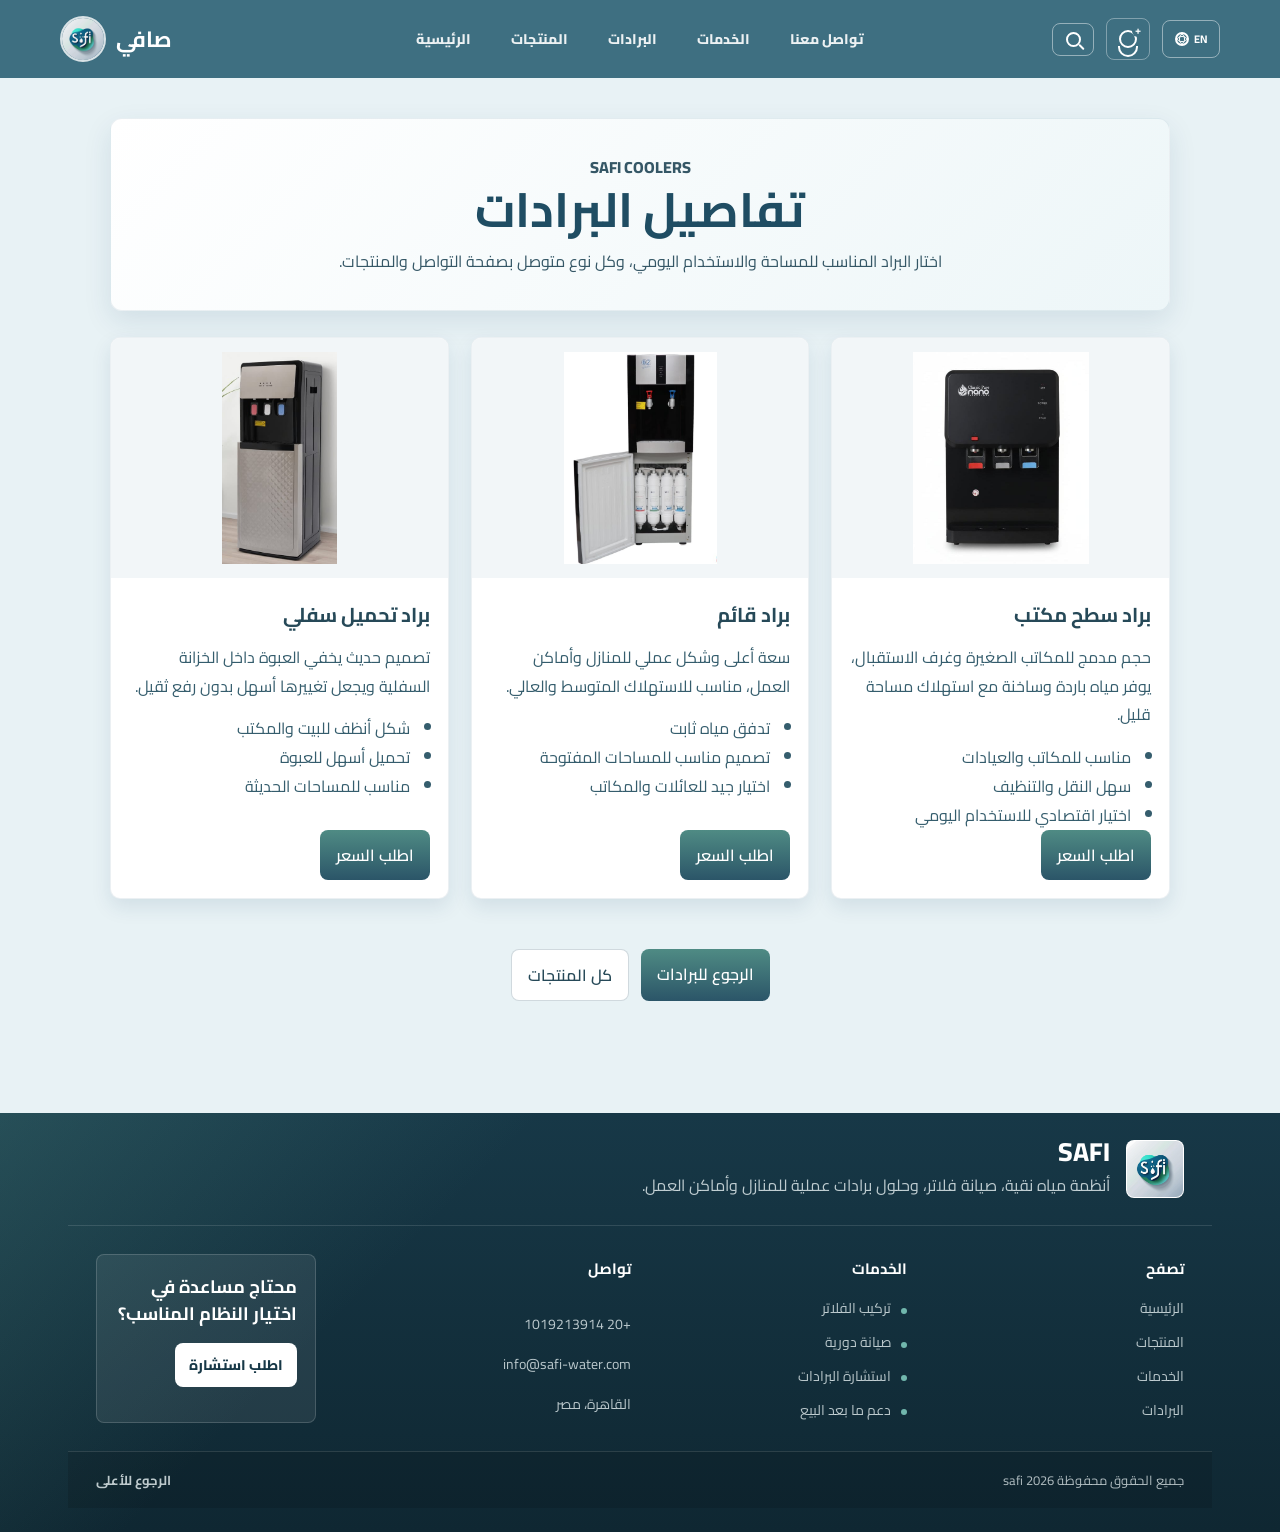
<file: coolers-details.html>
<!DOCTYPE html>
<html lang="ar" dir="rtl">
<head>
  <meta charset="UTF-8">
  <meta name="viewport" content="width=device-width, initial-scale=1">
  <title>safi - تفاصيل البرادات</title>
  <link href="https://fonts.googleapis.com/css2?family=Poppins&display=swap" rel="stylesheet">
  <link href="https://fonts.googleapis.com/css2?family=Cairo:wght@400;600;700&display=swap" rel="stylesheet">
  <link rel="stylesheet" href="project.css">
</head>
<body>

<header class="main-header">
  <div class="header-brand">
    <a class="header-logo-link" href="./index.html" aria-label="safi">
      <img class="header-logo" src="photo/logo safi_1.png" alt="safi logo">
    </a>
    <h1 class="company-name"></h1>
  </div>

  <nav class="desktop-nav" aria-label="Main navigation">
    <a href="./index.html#home" data-i18n="nav.home">Home</a>
    <a href="./all-products.html" data-i18n="nav.products">Products</a>
    <a href="./index.html#coolers" data-i18n="nav.coolers">Coolers</a>
    <a href="./services.html" data-i18n="nav.services">Services</a>
    <a href="./index.html#contact" data-i18n="nav.contact">Contact</a>
  </nav>

  <div class="header-actions">
    <button type="button" class="icon-btn menu-btn" aria-expanded="false" aria-label="Menu">
      <span class="menu-bars" aria-hidden="true"></span>
    </button>
    <button type="button" class="icon-btn search-btn" aria-label="Search">
      <span class="icon-search" aria-hidden="true"></span>
    </button>
    <a href="./login.html" target="_blank" rel="noopener noreferrer" class="header-auth-link header-icon-link account-link" aria-label="Login or Register" title="Login / Register">
      <span class="icon-user-plus" aria-hidden="true"></span>
    </a>
    <button type="button" class="icon-btn lang-toggle-btn" aria-label="Toggle language" title="Toggle language">
      <span class="icon-globe" aria-hidden="true"></span>
      <span class="lang-code">EN</span>
    </button>
  </div>

  <div class="header-menu" hidden>
    <nav class="menu-nav">
      <a href="./index.html#home" data-i18n="nav.home">Home</a>
      <a href="./all-products.html" data-i18n="nav.products">Products</a>
      <a href="./index.html#coolers" data-i18n="nav.coolers">Coolers</a>
      <a href="./services.html" data-i18n="nav.services">Services</a>
      <a href="./all-products.html" class="btn" data-i18n="nav.order">Order Now</a>
      <a href="./index.html#contact" data-i18n="nav.contact">Contact</a>
    </nav>
    <div class="menu-extra-actions">
      <button type="button" class="icon-btn search-btn menu-search-btn" aria-label="Search">
        <span class="icon-search" aria-hidden="true"></span>
      </button>
      <a href="./login.html" target="_blank" rel="noopener noreferrer" class="header-auth-link header-icon-link menu-account-link" aria-label="Login or Register" title="Login / Register">
        <span class="icon-user-plus" aria-hidden="true"></span>
      </a>
      <button type="button" class="icon-btn lang-toggle-btn menu-lang-toggle-btn" aria-label="Toggle language" title="Toggle language">
        <span class="icon-globe" aria-hidden="true"></span>
        <span class="lang-code">EN</span>
      </button>
    </div>
  </div>
</header>

<div class="site-search-panel" hidden>
  <div class="site-search-box">
    <div class="site-search-head">
      <input type="search" class="site-search-input" autocomplete="off" placeholder="Search in page...">
      <button type="button" class="icon-btn site-search-close" aria-label="Close search">×</button>
    </div>
    <div class="site-search-results"></div>
  </div>
</div>

<main class="coolers-details-page">
  <section class="coolers-details-header">
    <p class="products-kicker">safi coolers</p>
    <h1>تفاصيل البرادات</h1>
    <p>اختار البراد المناسب للمساحة والاستخدام اليومي، وكل نوع متوصل بصفحة التواصل والمنتجات.</p>
  </section>

  <section class="coolers-details-grid" aria-label="أنواع البرادات">
    <article class="coolers-details-card">
      <img src="photo/photo to nano tech/WhatsApp Image 2026-02-20 at 1.18.00 PM.jpeg" alt="براد سطح مكتب">
      <div class="cooler-card-body">
        <h2>براد سطح مكتب</h2>
        <p>حجم مدمج للمكاتب الصغيرة وغرف الاستقبال، يوفر مياه باردة وساخنة مع استهلاك مساحة قليل.</p>
        <ul>
          <li>مناسب للمكاتب والعيادات</li>
          <li>سهل النقل والتنظيف</li>
          <li>اختيار اقتصادي للاستخدام اليومي</li>
        </ul>
        <a class="back-home" href="./index.html#contact">اطلب السعر</a>
      </div>
    </article>

    <article class="coolers-details-card">
      <img src="photo/photo to nano tech/براده قائمه.jpeg" alt="براد قائم">
      <div class="cooler-card-body">
        <h2>براد قائم</h2>
        <p>سعة أعلى وشكل عملي للمنازل وأماكن العمل، مناسب للاستهلاك المتوسط والعالي.</p>
        <ul>
          <li>تدفق مياه ثابت</li>
          <li>تصميم مناسب للمساحات المفتوحة</li>
          <li>اختيار جيد للعائلات والمكاتب</li>
        </ul>
        <a class="back-home" href="./index.html#contact">اطلب السعر</a>
      </div>
    </article>

    <article class="coolers-details-card">
      <img src="photo/photo to nano tech/براده قائمه تحميل سفلي.jpeg" alt="براد تحميل سفلي">
      <div class="cooler-card-body">
        <h2>براد تحميل سفلي</h2>
        <p>تصميم حديث يخفي العبوة داخل الخزانة السفلية ويجعل تغييرها أسهل بدون رفع ثقيل.</p>
        <ul>
          <li>شكل أنظف للبيت والمكتب</li>
          <li>تحميل أسهل للعبوة</li>
          <li>مناسب للمساحات الحديثة</li>
        </ul>
        <a class="back-home" href="./index.html#contact">اطلب السعر</a>
      </div>
    </article>
  </section>

  <div class="coolers-details-actions">
    <a class="back-home" href="./index.html#coolers">الرجوع للبرادات</a>
    <a class="back-home secondary-link" href="./all-products.html">كل المنتجات</a>
  </div>
</main>

<footer class="site-footer">
  <div class="footer-shell">
    <div class="footer-brand-panel">
      <a class="footer-logo-link" href="./index.html#home" aria-label="safi">
        <img class="footer-logo" src="photo/logo safi_1.png" alt="safi logo">
      </a>
      <div>
        <p class="footer-brand-name">safi</p>
        <p class="footer-brand-text" data-i18n="footer.brand.text">Clean water systems, filter maintenance, and practical cooler solutions for homes and workplaces.</p>
      </div>
    </div>

    <div class="footer-content">
      <div class="footer-column">
        <h2 data-i18n="footer.links.title">Explore</h2>
        <nav class="footer-links" aria-label="Footer navigation">
          <a href="./index.html#home" data-i18n="nav.home">Home</a>
          <a href="./all-products.html" data-i18n="nav.products">Products</a>
          <a href="./services.html" data-i18n="nav.services">Services</a>
          <a href="./index.html#coolers" data-i18n="nav.coolers">Coolers</a>
        </nav>
      </div>

      <div class="footer-column">
        <h2 data-i18n="footer.services.title">Services</h2>
        <ul class="footer-list">
          <li data-i18n="footer.services.installation">Filter installation</li>
          <li data-i18n="footer.services.maintenance">Scheduled maintenance</li>
          <li data-i18n="footer.services.coolers">Cooler consultation</li>
          <li data-i18n="footer.services.support">After-sales support</li>
        </ul>
      </div>

      <div class="footer-column footer-contact">
        <h2 data-i18n="footer.contact.title">Contact</h2>
        <a href="tel:+201019213914">+20 1019213914</a>
        <a href="mailto:info@safi-water.com">info@safi-water.com</a>
        <span data-i18n="footer.contact.location">Cairo, Egypt</span>
      </div>

      <div class="footer-cta">
        <p data-i18n="footer.cta.title">Need help choosing the right system?</p>
        <a href="./index.html#contact" data-i18n="footer.cta.link">Request advice</a>
      </div>
    </div>

    <div class="footer-bottom">
      <p><span data-i18n="footer.rights.prefix">All rights reserved</span> <span class="footer-year">2026</span> <span>safi</span></p>
      <a href="./index.html#home" data-i18n="footer.back_top">Back to top</a>
    </div>
  </div>
</footer>

<script src="project.js"></script>
</body>
</html>
</file>
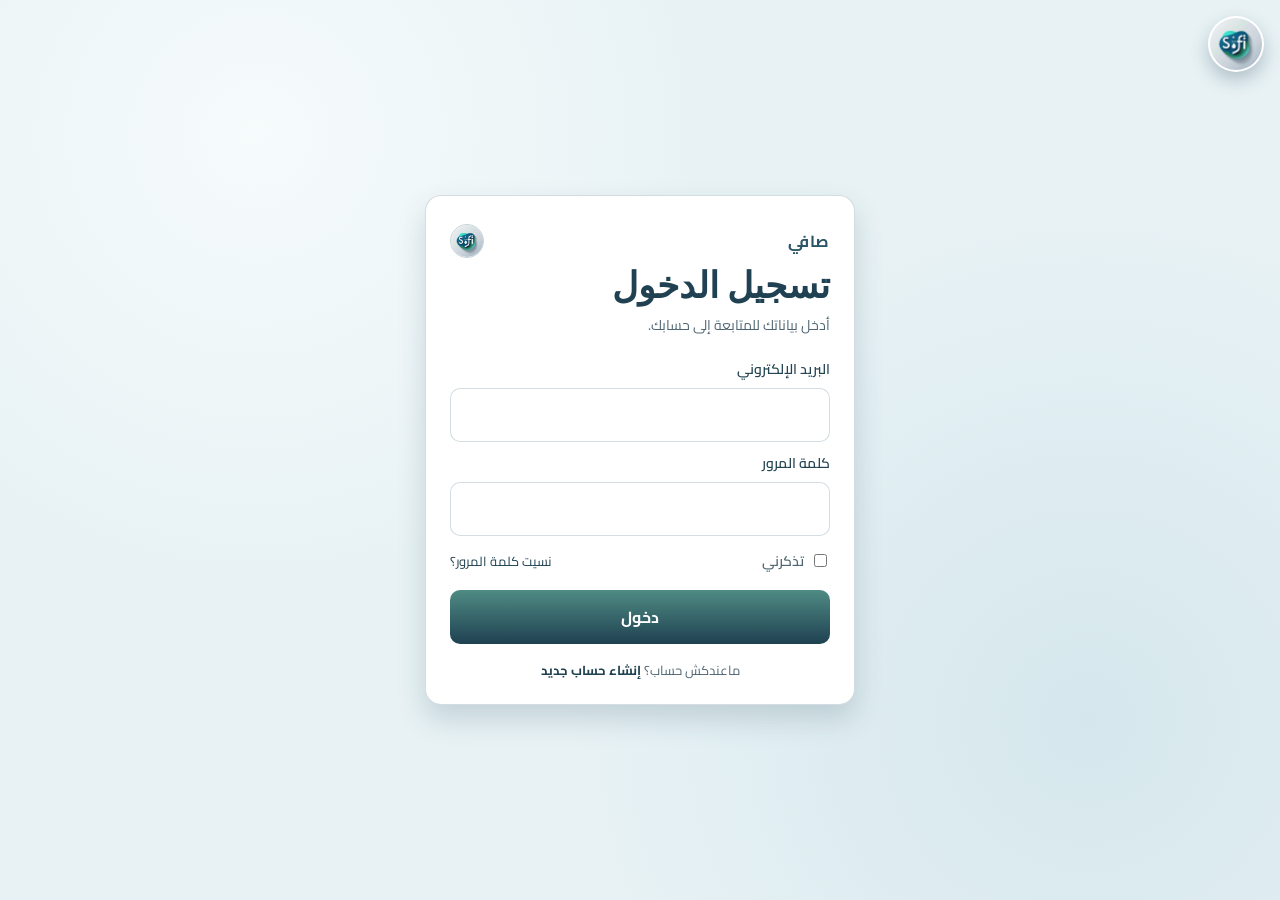
<file: login.html>
<!DOCTYPE html>
<html lang="ar" dir="rtl">
<head>
  <meta charset="UTF-8">
  <meta name="viewport" content="width=device-width, initial-scale=1.0">
  <title>تسجيل الدخول | صافي</title>
  <link rel="preconnect" href="https://fonts.googleapis.com">
  <link rel="preconnect" href="https://fonts.gstatic.com" crossorigin>
  <link href="https://fonts.googleapis.com/css2?family=Cairo:wght@400;600;700&family=Playfair+Display:wght@600&display=swap" rel="stylesheet">
  <link rel="stylesheet" href="login.css">
</head>
<body>
  <a class="page-corner-logo" href="./index.html" aria-label="صافي الرئيسية">
    <img src="photo/logo safi_1.png" alt="شعار صافي">
  </a>

  <main class="login-page">
    <section class="login-card" aria-labelledby="loginTitle">
      <div class="card-brand">
        <p class="brand">صافي</p>
        <img class="card-brand-logo" src="photo/logo safi_1.png" alt="شعار صافي">
      </div>

      <h1 id="loginTitle">تسجيل الدخول</h1>
      <p class="subtitle">أدخل بياناتك للمتابعة إلى حسابك.</p>

      <form class="login-form" action="./login.html" method="post" novalidate>
        <div class="field">
          <label for="loginEmail">البريد الإلكتروني</label>
          <input id="loginEmail" name="email" type="email" required autocomplete="email">
        </div>

        <div class="field">
          <label for="loginPassword">كلمة المرور</label>
          <input id="loginPassword" name="password" type="password" required autocomplete="current-password">
        </div>

        <div class="row">
          <label class="remember">
            <input type="checkbox" name="remember_me">
            تذكرني
          </label>
          <a class="muted-link" href="#">نسيت كلمة المرور؟</a>
        </div>

        <button type="submit">دخول</button>
      </form>

      <p class="footer-note">
        ماعندكش حساب؟
        <a href="./register.html">إنشاء حساب جديد</a>
      </p>
    </section>
  </main>
</body>
</html>
</file>
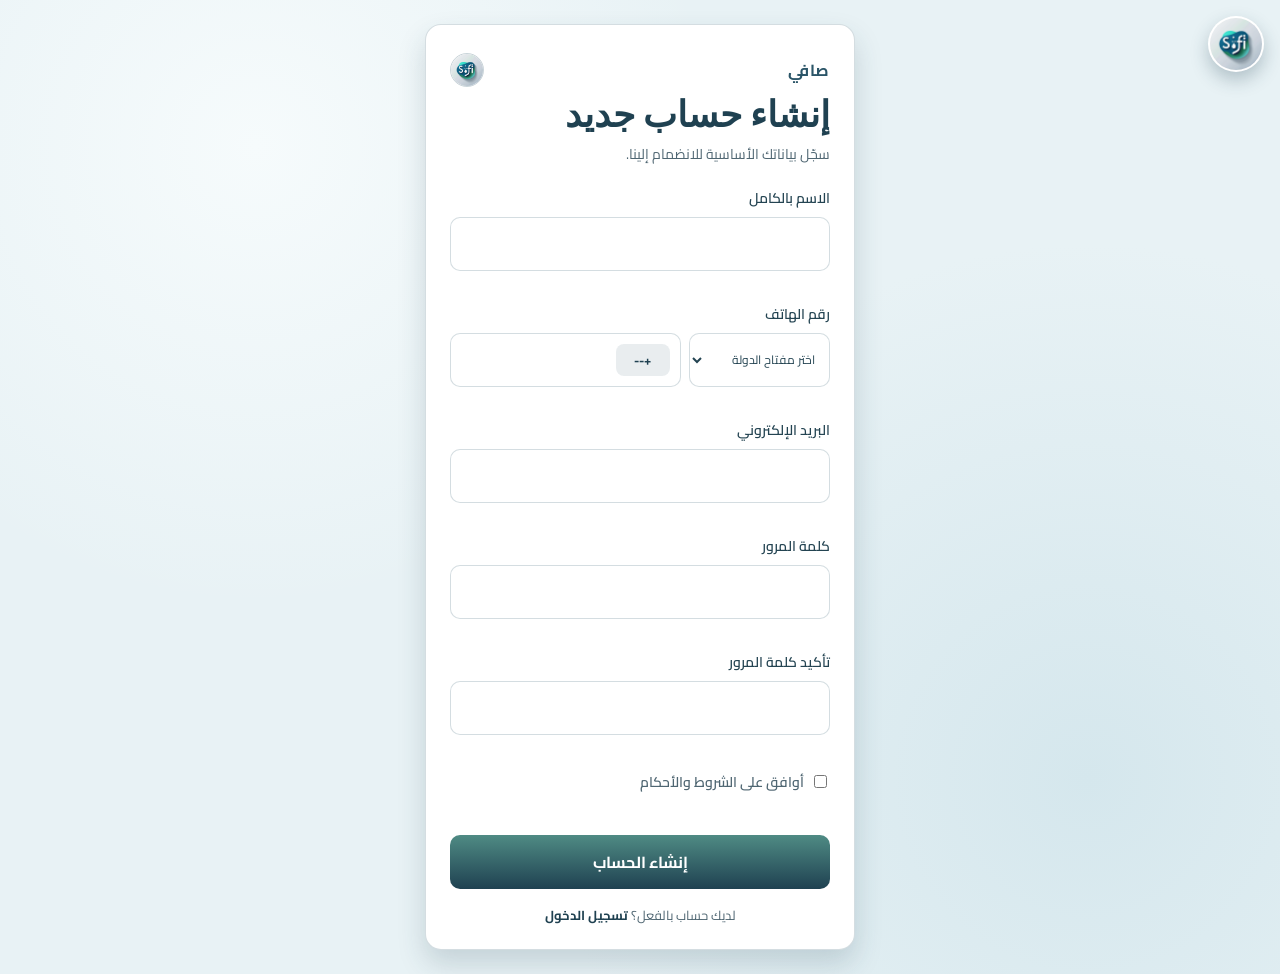
<file: register.html>
<!DOCTYPE html>
<html lang="ar" dir="rtl">
<head>
  <meta charset="UTF-8">
  <meta name="viewport" content="width=device-width, initial-scale=1.0">
  <title>إنشاء حساب جديد | صافي</title>
  <link rel="preconnect" href="https://fonts.googleapis.com">
  <link rel="preconnect" href="https://fonts.gstatic.com" crossorigin>
  <link href="https://fonts.googleapis.com/css2?family=Cairo:wght@400;600;700&family=Playfair+Display:wght@600&display=swap" rel="stylesheet">
  <link rel="stylesheet" href="login.css">
</head>
<body>
  <a class="page-corner-logo" href="./index.html" aria-label="صافي الرئيسية">
    <img src="photo/logo safi_1.png" alt="شعار صافي">
  </a>

  <main class="login-page">
    <section class="login-card" aria-labelledby="registerTitle">
      <div class="card-brand">
        <p class="brand">صافي</p>
        <img class="card-brand-logo" src="photo/logo safi_1.png" alt="شعار صافي">
      </div>
      <h1 id="registerTitle">إنشاء حساب جديد</h1>
      <p class="subtitle">سجّل بياناتك الأساسية للانضمام إلينا.</p>

      <form id="registerForm" class="login-form" action="./register.html" method="post" novalidate>
        <div class="field">
          <label for="fullName">الاسم بالكامل</label>
          <input id="fullName" name="full_name" type="text" required autocomplete="name">
          <p id="fullNameError" class="field-error" aria-live="polite"></p>
        </div>

        <div class="field">
          <label for="countryCode">رقم الهاتف</label>
          <div class="phone-row">
            <select id="countryCode" name="country_code" required>
              <option value="">اختر مفتاح الدولة</option>
              <option value="+20">مصر (+20)</option>
              <option value="+966">السعودية (+966)</option>
              <option value="+971">الإمارات (+971)</option>
              <option value="+965">الكويت (+965)</option>
              <option value="+974">قطر (+974)</option>
              <option value="+973">البحرين (+973)</option>
              <option value="+968">عُمان (+968)</option>
              <option value="+962">الأردن (+962)</option>
              <option value="+961">لبنان (+961)</option>
              <option value="+212">المغرب (+212)</option>
              <option value="+216">تونس (+216)</option>
              <option value="+213">الجزائر (+213)</option>
              <option value="+1">USA/Canada (+1)</option>
              <option value="+44">UK (+44)</option>
              <option value="+33">France (+33)</option>
              <option value="+49">Germany (+49)</option>
              <option value="+39">Italy (+39)</option>
              <option value="+34">Spain (+34)</option>
              <option value="+90">Turkey (+90)</option>
              <option value="+91">India (+91)</option>
              <option value="+61">Australia (+61)</option>
              <option value="+81">Japan (+81)</option>
              <option value="+86">China (+86)</option>
            </select>
            <div class="phone-input-wrap">
              <span id="countryCodeBadge" class="country-code-badge">+--</span>
              <input id="phone" name="phone" type="tel" inputmode="numeric" required autocomplete="tel-national">
            </div>
          </div>
          <input id="fullPhone" name="full_phone" type="hidden">
          <p id="phoneError" class="field-error" aria-live="polite"></p>
        </div>

        <div class="field">
          <label for="regEmail">البريد الإلكتروني</label>
          <input id="regEmail" name="email" type="email" required autocomplete="email">
          <p id="regEmailError" class="field-error" aria-live="polite"></p>
        </div>

        <div class="field">
          <label for="regPassword">كلمة المرور</label>
          <input id="regPassword" name="password" type="password" required autocomplete="new-password">
          <p id="regPasswordError" class="field-error" aria-live="polite"></p>
        </div>

        <div class="field">
          <label for="confirmPassword">تأكيد كلمة المرور</label>
          <input id="confirmPassword" name="confirm_password" type="password" required autocomplete="new-password">
          <p id="confirmPasswordError" class="field-error" aria-live="polite"></p>
        </div>

        <div class="row">
          <label class="remember">
            <input id="terms" type="checkbox" name="terms" required>
            أوافق على الشروط والأحكام
          </label>
        </div>
        <p id="termsError" class="field-error" aria-live="polite"></p>

        <button type="submit">إنشاء الحساب</button>
      </form>

      <p class="footer-note">
        لديك حساب بالفعل؟
        <a href="./login.html" target="_blank" rel="noopener noreferrer">تسجيل الدخول</a>
      </p>
    </section>
  </main>
  <script src="register.js"></script>
</body>
</html>
</file>
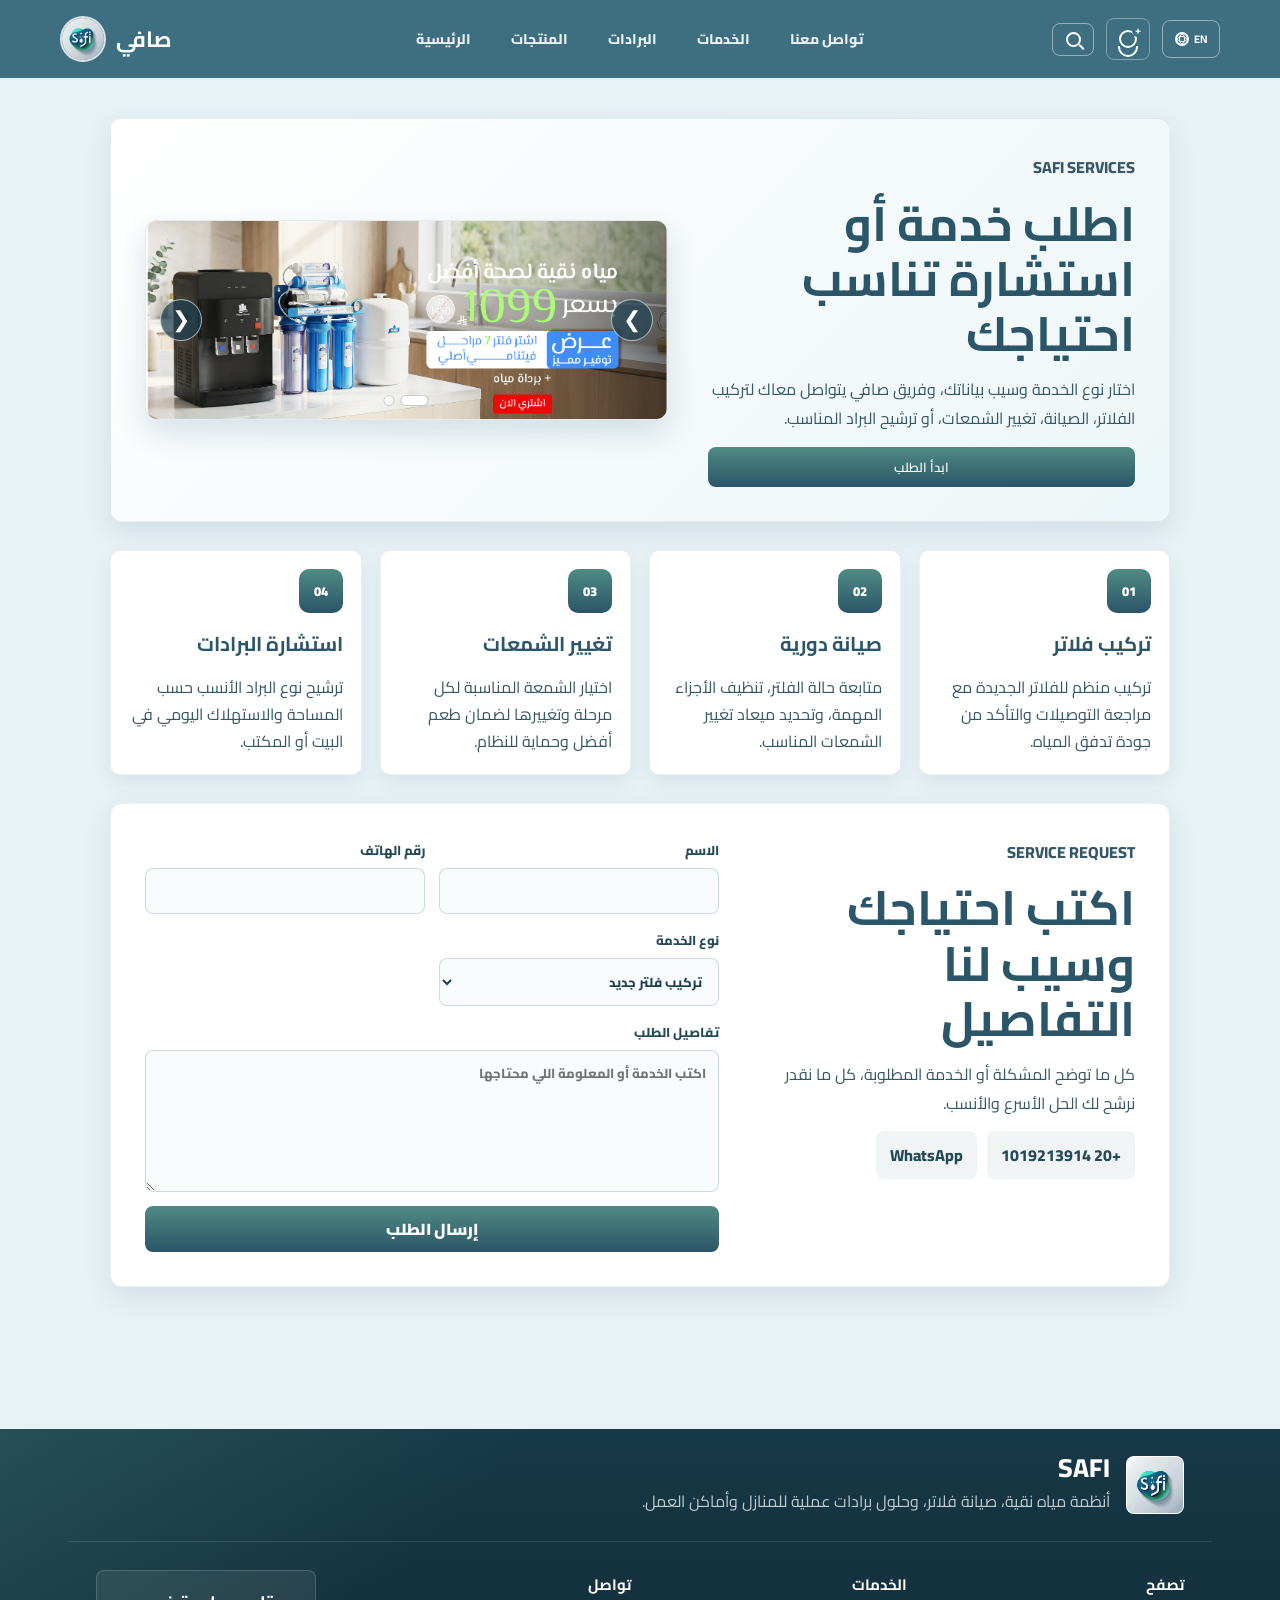
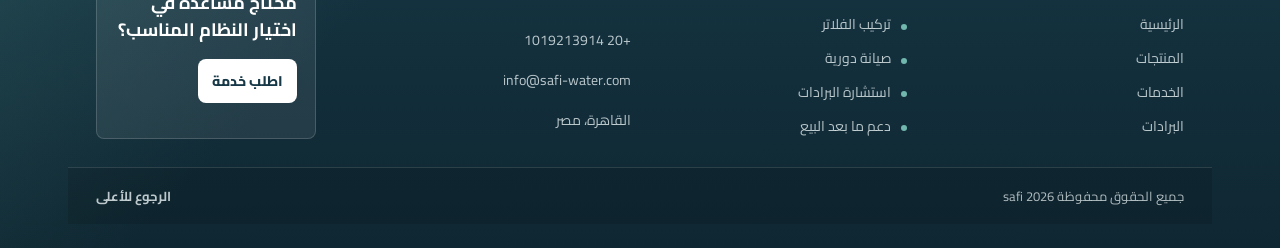
<file: services.html>
<!DOCTYPE html>
<html lang="ar" dir="rtl">
<head>
  <meta charset="UTF-8">
  <meta name="viewport" content="width=device-width, initial-scale=1">
  <title>safi - الخدمات</title>
  <link href="https://fonts.googleapis.com/css2?family=Poppins&display=swap" rel="stylesheet">
  <link href="https://fonts.googleapis.com/css2?family=Cairo:wght@400;600;700&display=swap" rel="stylesheet">
  <link rel="stylesheet" href="project.css">
</head>
<body>

<header class="main-header">
  <div class="header-brand">
    <a class="header-logo-link" href="./index.html" aria-label="safi">
      <img class="header-logo" src="photo/logo safi_1.png" alt="safi logo">
    </a>
    <h1 class="company-name"></h1>
  </div>

  <nav class="desktop-nav" aria-label="Main navigation">
    <a href="./index.html#home" data-i18n="nav.home">Home</a>
    <a href="./all-products.html" data-i18n="nav.products">Products</a>
    <a href="./index.html#coolers" data-i18n="nav.coolers">Coolers</a>
    <a href="./services.html" data-i18n="nav.services">Services</a>
    <a href="./index.html#contact" data-i18n="nav.contact">Contact</a>
  </nav>

  <div class="header-actions">
    <button type="button" class="icon-btn menu-btn" aria-expanded="false" aria-label="Menu">
      <span class="menu-bars" aria-hidden="true"></span>
    </button>
    <button type="button" class="icon-btn search-btn" aria-label="Search">
      <span class="icon-search" aria-hidden="true"></span>
    </button>
    <a href="./login.html" target="_blank" rel="noopener noreferrer" class="header-auth-link header-icon-link account-link" aria-label="Login or Register" title="Login / Register">
      <span class="icon-user-plus" aria-hidden="true"></span>
    </a>
    <button type="button" class="icon-btn lang-toggle-btn" aria-label="Toggle language" title="Toggle language">
      <span class="icon-globe" aria-hidden="true"></span>
      <span class="lang-code">EN</span>
    </button>
  </div>

  <div class="header-menu" hidden>
    <nav class="menu-nav">
      <a href="./index.html#home" data-i18n="nav.home">Home</a>
      <a href="./all-products.html" data-i18n="nav.products">Products</a>
      <a href="./index.html#coolers" data-i18n="nav.coolers">Coolers</a>
      <a href="./services.html" data-i18n="nav.services">Services</a>
      <a href="./all-products.html" class="btn" data-i18n="nav.order">Order Now</a>
      <a href="./index.html#contact" data-i18n="nav.contact">Contact</a>
    </nav>
    <div class="menu-extra-actions">
      <button type="button" class="icon-btn search-btn menu-search-btn" aria-label="Search">
        <span class="icon-search" aria-hidden="true"></span>
      </button>
      <a href="./login.html" target="_blank" rel="noopener noreferrer" class="header-auth-link header-icon-link menu-account-link" aria-label="Login or Register" title="Login / Register">
        <span class="icon-user-plus" aria-hidden="true"></span>
      </a>
      <button type="button" class="icon-btn lang-toggle-btn menu-lang-toggle-btn" aria-label="Toggle language" title="Toggle language">
        <span class="icon-globe" aria-hidden="true"></span>
        <span class="lang-code">EN</span>
      </button>
    </div>
  </div>
</header>

<div class="site-search-panel" hidden>
  <div class="site-search-box">
    <div class="site-search-head">
      <input type="search" class="site-search-input" autocomplete="off" placeholder="Search in page...">
      <button type="button" class="icon-btn site-search-close" aria-label="Close search">×</button>
    </div>
    <div class="site-search-results"></div>
  </div>
</div>

<main class="services-page">
  <section class="services-hero">
    <div class="services-hero-copy">
      <p class="products-kicker">safi services</p>
      <h2>اطلب خدمة أو استشارة تناسب احتياجك</h2>
      <p>اختار نوع الخدمة وسيب بياناتك، وفريق صافي يتواصل معاك لتركيب الفلاتر، الصيانة، تغيير الشمعات، أو ترشيح البراد المناسب.</p>
      <a class="cooler-cta" href="#service-request">ابدأ الطلب</a>
    </div>

    <div class="offers-slider services-offers" aria-label="Available service offers">
      <div class="offers-slide is-active">
        <img src="photo/offeers/Screenshot 2026-05-10 210940.png" alt="عرض خدمة من صافي">
      </div>
      <div class="offers-slide">
        <img src="photo/offeers/Screenshot 2026-05-10 211014.png" alt="عرض صيانة وتركيب من صافي">
      </div>
      <button type="button" class="offers-nav offers-nav-prev" aria-label="Previous offer">&#10094;</button>
      <button type="button" class="offers-nav offers-nav-next" aria-label="Next offer">&#10095;</button>
      <div class="offers-dots" aria-hidden="true">
        <span class="is-active"></span>
        <span></span>
      </div>
    </div>
  </section>

  <section class="service-cards" aria-label="الخدمات المتاحة">
    <article class="service-card">
      <span class="service-icon" aria-hidden="true">01</span>
      <h3>تركيب فلاتر</h3>
      <p>تركيب منظم للفلاتر الجديدة مع مراجعة التوصيلات والتأكد من جودة تدفق المياه.</p>
    </article>

    <article class="service-card">
      <span class="service-icon" aria-hidden="true">02</span>
      <h3>صيانة دورية</h3>
      <p>متابعة حالة الفلتر، تنظيف الأجزاء المهمة، وتحديد ميعاد تغيير الشمعات المناسب.</p>
    </article>

    <article class="service-card">
      <span class="service-icon" aria-hidden="true">03</span>
      <h3>تغيير الشمعات</h3>
      <p>اختيار الشمعة المناسبة لكل مرحلة وتغييرها لضمان طعم أفضل وحماية للنظام.</p>
    </article>

    <article class="service-card">
      <span class="service-icon" aria-hidden="true">04</span>
      <h3>استشارة البرادات</h3>
      <p>ترشيح نوع البراد الأنسب حسب المساحة والاستهلاك اليومي في البيت أو المكتب.</p>
    </article>
  </section>

  <section id="service-request" class="service-request">
    <div class="service-request-copy">
      <p class="products-kicker">service request</p>
      <h2>اكتب احتياجك وسيب لنا التفاصيل</h2>
      <p>كل ما توضح المشكلة أو الخدمة المطلوبة، كل ما نقدر نرشح لك الحل الأسرع والأنسب.</p>
      <div class="service-hotline">
        <a href="tel:+201019213914">+20 1019213914</a>
        <a href="https://wa.me/201019213914" target="_blank" rel="noopener noreferrer">WhatsApp</a>
      </div>
    </div>

    <form class="service-form" action="mailto:info@safi-water.com" method="post" enctype="text/plain">
      <label>
        <span>الاسم</span>
        <input type="text" name="name" autocomplete="name" required>
      </label>
      <label>
        <span>رقم الهاتف</span>
        <input type="tel" name="phone" autocomplete="tel" required>
      </label>
      <label>
        <span>نوع الخدمة</span>
        <select name="service">
          <option>تركيب فلتر جديد</option>
          <option>صيانة فلتر</option>
          <option>تغيير شمعات</option>
          <option>استشارة براد</option>
          <option>استفسار عن عرض</option>
        </select>
      </label>
      <label>
        <span>تفاصيل الطلب</span>
        <textarea name="message" rows="5" placeholder="اكتب الخدمة أو المعلومة اللي محتاجها"></textarea>
      </label>
      <button type="submit">إرسال الطلب</button>
    </form>
  </section>
</main>

<footer class="site-footer">
  <div class="footer-shell">
    <div class="footer-brand-panel">
      <a class="footer-logo-link" href="./index.html#home" aria-label="safi">
        <img class="footer-logo" src="photo/logo safi_1.png" alt="safi logo">
      </a>
      <div>
        <p class="footer-brand-name">safi</p>
        <p class="footer-brand-text" data-i18n="footer.brand.text">Clean water systems, filter maintenance, and practical cooler solutions for homes and workplaces.</p>
      </div>
    </div>

    <div class="footer-content">
      <div class="footer-column">
        <h2 data-i18n="footer.links.title">Explore</h2>
        <nav class="footer-links" aria-label="Footer navigation">
          <a href="./index.html#home" data-i18n="nav.home">Home</a>
          <a href="./all-products.html" data-i18n="nav.products">Products</a>
          <a href="./services.html" data-i18n="nav.services">Services</a>
          <a href="./index.html#coolers" data-i18n="nav.coolers">Coolers</a>
        </nav>
      </div>

      <div class="footer-column">
        <h2 data-i18n="footer.services.title">Services</h2>
        <ul class="footer-list">
          <li data-i18n="footer.services.installation">Filter installation</li>
          <li data-i18n="footer.services.maintenance">Scheduled maintenance</li>
          <li data-i18n="footer.services.coolers">Cooler consultation</li>
          <li data-i18n="footer.services.support">After-sales support</li>
        </ul>
      </div>

      <div class="footer-column footer-contact">
        <h2 data-i18n="footer.contact.title">Contact</h2>
        <a href="tel:+201019213914">+20 1019213914</a>
        <a href="mailto:info@safi-water.com">info@safi-water.com</a>
        <span data-i18n="footer.contact.location">Cairo, Egypt</span>
      </div>

      <div class="footer-cta">
        <p data-i18n="footer.cta.title">Need help choosing the right system?</p>
        <a href="#service-request">اطلب خدمة</a>
      </div>
    </div>

    <div class="footer-bottom">
      <p><span data-i18n="footer.rights.prefix">All rights reserved</span> <span class="footer-year">2026</span> <span>safi</span></p>
      <a href="./index.html#home" data-i18n="footer.back_top">Back to top</a>
    </div>
  </div>
</footer>

<script src="project.js"></script>
</body>
</html>
</file>
<file: project.css>
:root {
  --blue: #2b5568;
  --bg: #e8f2f5;
  --green: #4f788b;
  --light: #f8f9fa;
}

*,
*::before,
*::after {
  box-sizing: border-box;
}

img {
  max-width: 100%;
  height: auto;
}

body {
  margin: 0;
  font-family: 'Poppins', 'Cairo', sans-serif;
  background: var(--bg);
}

html {
  scroll-behavior: smooth;
}

#home,
#products,
#coolers,
#services,
#filter-stages,
#contact {
  scroll-margin-top: 120px;
}

.section-anchor {
  display: block;
  height: 0;
  scroll-margin-top: 120px;
}

main {
  padding: clamp(24px, 4vw, 40px) clamp(16px, 5vw, 60px) clamp(42px, 6vw, 70px);
  padding-top: calc(clamp(24px, 4vw, 40px) + 96px);
}

main > section > p.first {
  margin-bottom: 60px;
  font-size: clamp(28px, 4.5vw, 40px);
  color: #4a4a4a;
  text-align: center;
  text-decoration: underline;
}

.offers-slider {
  position: relative;
  width: min(100%, 980px);
  margin: 0 auto 34px;
  overflow: hidden;
  aspect-ratio: 1393 / 533;
  border: 1px solid rgba(10, 61, 98, 0.1);
  border-radius: 12px;
  background: #ffffff;
  box-shadow: 0 14px 30px rgba(10, 61, 98, 0.14);
}

.offers-slide {
  position: absolute;
  inset: 0;
  opacity: 0;
  transform: scale(1.015);
  transition: opacity 0.65s ease, transform 0.65s ease;
}

.offers-slide.is-active {
  opacity: 1;
  transform: scale(1);
  z-index: 1;
}

.offers-slide img {
  display: block;
  width: 100%;
  height: 100%;
  object-fit: cover;
}

.offers-nav {
  position: absolute;
  top: 50%;
  z-index: 3;
  display: grid;
  width: 42px;
  height: 42px;
  place-items: center;
  border: 1px solid rgba(255, 255, 255, 0.62);
  border-radius: 50%;
  background: rgba(31, 65, 81, 0.72);
  color: #ffffff;
  cursor: pointer;
  font-size: 22px;
  line-height: 1;
  transform: translateY(-50%);
  transition: background-color 0.2s ease, transform 0.2s ease;
}

.offers-nav:hover {
  background: rgba(31, 65, 81, 0.92);
  transform: translateY(-50%) scale(1.06);
}

.offers-nav-prev {
  left: 14px;
}

.offers-nav-next {
  right: 14px;
}

.offers-dots {
  position: absolute;
  left: 50%;
  bottom: 14px;
  z-index: 2;
  display: flex;
  gap: 8px;
  transform: translateX(-50%);
}

.offers-dots span {
  width: 9px;
  height: 9px;
  border-radius: 999px;
  background: rgba(255, 255, 255, 0.64);
  cursor: pointer;
  box-shadow: 0 0 0 1px rgba(31, 65, 81, 0.18);
  transition: width 0.25s ease, background-color 0.25s ease;
}

.offers-dots span.is-active {
  width: 26px;
  background: #ffffff;
}

.main-header {
  background: #3e6f81;
  padding: 18px clamp(16px, 5vw, 60px);
  color: white;
  display: grid;
  grid-template-columns: minmax(180px, 0.75fr) minmax(360px, 1.5fr) minmax(170px, 0.75fr);
  align-items: center;
  gap: 16px;
  position: fixed;
  top: 0;
  left: 0;
  right: 0;
  z-index: 1000;
  direction: ltr;
}

.main-header.is-rotating {
  animation: none;
}

.header-brand {
  display: flex;
  align-items: center;
  gap: 10px;
  min-width: 0;
}

.desktop-nav {
  display: flex;
  align-items: center;
  justify-content: center;
  gap: clamp(12px, 2vw, 24px);
  min-width: 0;
}

.desktop-nav a {
  color: rgba(255, 255, 255, 0.9);
  text-decoration: none;
  font-size: 14px;
  font-weight: 800;
  line-height: 1;
  padding: 10px 8px;
  border-radius: 8px;
  transition: background-color 0.2s ease, color 0.2s ease;
}

.desktop-nav a:hover {
  background: rgba(255, 255, 255, 0.12);
  color: #ffffff;
}

.header-logo-link {
  width: 46px;
  height: 46px;
  border-radius: 50%;
  overflow: hidden;
  border: 2px solid rgba(255, 255, 255, 0.8);
  display: inline-flex;
  flex-shrink: 0;
}

.header-logo {
  width: 100%;
  height: 100%;
  object-fit: cover;
}

.main-header h1 {
  margin: 0;
  font-size: 22px;
}

.header-actions {
  display: flex;
  gap: 12px;
  align-items: center;
  justify-content: flex-end;
}

.header-actions {
  order: initial;
}

.header-actions .menu-btn { order: 1; }

.header-actions .search-btn { order: 2; }

.header-actions .account-link { order: 3; }

.header-actions .lang-toggle-btn { order: 4; }

.icon-btn {
  border: 1px solid rgba(255, 255, 255, 0.45);
  background: transparent;
  color: #fff;
  border-radius: 8px;
  padding: 8px 12px;
  font: inherit;
  cursor: pointer;
}

.menu-btn {
  display: none;
  min-width: 42px;
  padding: 8px;
}

.search-btn {
  min-width: 42px;
  padding: 8px;
}

.icon-search {
  display: block;
  width: 15px;
  height: 15px;
  border: 2px solid currentColor;
  border-radius: 50%;
  margin: 0 auto;
  position: relative;
}

.icon-search::after {
  content: "";
  position: absolute;
  width: 7px;
  height: 2px;
  background: currentColor;
  border-radius: 2px;
  right: -6px;
  bottom: -3px;
  transform: rotate(45deg);
}

.menu-bars {
  display: block;
  width: 18px;
  height: 2px;
  background: currentColor;
  border-radius: 2px;
  position: relative;
  margin: 0 auto;
}

.menu-bars::before,
.menu-bars::after {
  content: "";
  position: absolute;
  left: 0;
  width: 18px;
  height: 2px;
  background: currentColor;
  border-radius: 2px;
}

.menu-bars::before {
  top: -6px;
}

.menu-bars::after {
  top: 6px;
}

.header-auth-link {
  color: white;
  text-decoration: none;
  padding: 8px 10px;
  border-radius: 8px;
  border: 1px solid rgba(255, 255, 255, 0.35);
  font-weight: 500;
}

.header-icon-link {
  width: 44px;
  height: 42px;
  display: inline-flex;
  align-items: center;
  justify-content: center;
  padding: 0;
}

.icon-user {
  position: relative;
  width: 18px;
  height: 18px;
  border-radius: 50%;
  border: 2px solid currentColor;
}

.icon-user::after {
  content: "";
  position: absolute;
  left: 50%;
  bottom: -11px;
  width: 20px;
  height: 11px;
  border: 2px solid currentColor;
  border-top: 0;
  border-radius: 0 0 12px 12px;
  transform: translateX(-50%);
}

.icon-user-plus {
  position: relative;
  width: 18px;
  height: 18px;
  border-radius: 50%;
  border: 2px solid currentColor;
}

.icon-user-plus::before {
  content: "";
  position: absolute;
  left: 50%;
  bottom: -11px;
  width: 20px;
  height: 11px;
  border: 2px solid currentColor;
  border-top: 0;
  border-radius: 0 0 12px 12px;
  transform: translateX(-50%);
}

.icon-user-plus::after {
  content: "+";
  position: absolute;
  top: -8px;
  right: -9px;
  font-size: 11px;
  font-weight: 700;
  line-height: 1;
  background: #3e6f81;
  padding: 1px 3px;
  border-radius: 8px;
}

.header-menu {
  position: absolute;
  top: calc(100% + 10px);
  left: 0;
  right: auto;
  width: min(92vw, 320px);
  background: rgba(248, 252, 253, 0.94);
  color: var(--blue);
  border: 1px solid rgba(62, 111, 129, 0.24);
  border-radius: 12px;
  padding: 14px;
  box-shadow: 0 14px 28px rgba(22, 49, 61, 0.2);
  backdrop-filter: blur(8px);
  -webkit-backdrop-filter: blur(8px);
  z-index: 20;
  transform-origin: top left;
  animation: none;
  direction: inherit;
}

.header-menu[hidden] {
  display: none;
}

.main-header.menu-open .header-actions > :not(.menu-btn) {
  display: none;
}

.menu-nav {
  display: grid;
  gap: 4px;
}

.menu-nav a {
  display: block;
  color: #1f4151;
  text-decoration: none;
  font-weight: 700;
  padding: 8px 10px;
  border-radius: 8px;
  text-align: start;
  background: transparent;
  border: 0;
  width: 100%;
  margin: 0;
  opacity: 1;
  animation: none;
}

.menu-nav a:hover {
  background: rgba(215, 233, 239, 0.8);
}

.menu-nav a:nth-child(1) { --indent: 0px; animation-delay: 0.02s; }

.menu-nav a:nth-child(2) { --indent: 14px; animation-delay: 0.08s; }

.menu-nav a:nth-child(3) { --indent: 28px; animation-delay: 0.14s; }

.menu-nav a:nth-child(4) { --indent: 42px; animation-delay: 0.2s; }

.menu-nav a:nth-child(5) { --indent: 56px; animation-delay: 0.26s; }

.menu-nav .btn {
  display: block;
  background: rgba(43, 85, 104, 0.08);
  color: #1f4151;
  border-radius: 8px;
  border: 1px solid rgba(43, 85, 104, 0.18);
  padding: 8px 10px;
  box-shadow: none;
}

.menu-nav .btn:hover {
  background: rgba(215, 233, 239, 0.8);
  border-color: rgba(62, 111, 129, 0.3);
}

.menu-extra-actions {
  margin-top: 10px;
  padding-top: 10px;
  border-top: 1px solid rgba(62, 111, 129, 0.12);
  display: flex;
  gap: 8px;
  align-items: center;
}

.menu-extra-actions .icon-btn,
.menu-extra-actions .header-auth-link {
  color: var(--blue);
  border-color: rgba(62, 111, 129, 0.35);
}

.menu-extra-actions .icon-user-plus::after {
  background: #fff;
  color: var(--blue);
}

.lang-switch {
  display: flex;
  gap: 8px;
}

.lang-btn {
  background: transparent;
  color: #fff;
  border: 1px solid rgba(255, 255, 255, 0.55);
  padding: 6px 10px;
  border-radius: 6px;
  cursor: pointer;
  font-family: 'Poppins', sans-serif;
}

.lang-btn.active {
  background: #ffffff;
  color: var(--blue);
}

.header-lang-switch {
  align-items: center;
}

.lang-toggle-btn {
  min-width: 58px;
  padding: 8px 8px;
  font-weight: 700;
  display: inline-flex;
  align-items: center;
  justify-content: center;
  gap: 5px;
}

.icon-globe {
  width: 14px;
  height: 14px;
  border: 2px solid currentColor;
  border-radius: 50%;
  position: relative;
  display: inline-block;
}

.icon-globe::before,
.icon-globe::after {
  content: "";
  position: absolute;
  left: 50%;
  top: 50%;
  transform: translate(-50%, -50%);
  border: 1px solid currentColor;
  border-radius: 50%;
}

.icon-globe::before {
  width: 6px;
  height: 10px;
}

.icon-globe::after {
  width: 10px;
  height: 6px;
}

.lang-code {
  font-size: 11px;
  font-weight: 700;
}

.site-search-panel {
  position: fixed;
  inset: 0;
  background: rgba(21, 37, 46, 0.24);
  backdrop-filter: blur(3px);
  -webkit-backdrop-filter: blur(3px);
  z-index: 1200;
  display: grid;
  place-items: start center;
  padding: 96px 16px 16px;
}

.site-search-panel[hidden] {
  display: none !important;
}

.site-search-box {
  width: min(96vw, 620px);
  background: #f8fcfd;
  border: 1px solid rgba(62, 111, 129, 0.28);
  border-radius: 12px;
  box-shadow: 0 16px 30px rgba(22, 49, 61, 0.24);
  overflow: hidden;
}

.site-search-head {
  display: grid;
  grid-template-columns: 1fr auto;
  gap: 8px;
  padding: 12px;
  border-bottom: 1px solid rgba(62, 111, 129, 0.16);
}

.site-search-input {
  width: 100%;
  border: 1px solid rgba(62, 111, 129, 0.35);
  border-radius: 10px;
  padding: 10px 12px;
  font: inherit;
  background: #fff;
  color: #1f4151;
}

.site-search-input:focus {
  outline: none;
  border-color: var(--blue);
  box-shadow: 0 0 0 3px rgba(43, 85, 104, 0.15);
}

.site-search-close {
  min-width: 40px;
  padding: 6px 10px;
  color: var(--blue);
  border-color: rgba(62, 111, 129, 0.35);
}

.search-close-glyph {
  display: block;
  margin: 0 auto;
  font-size: 18px;
  line-height: 1;
  font-weight: 700;
}

.site-search-results {
  max-height: min(62vh, 440px);
  overflow: auto;
  padding: 8px;
  display: grid;
  gap: 6px;
}

.site-search-result {
  display: block;
  width: 100%;
  border: 1px solid rgba(62, 111, 129, 0.12);
  border-radius: 10px;
  background: #fff;
  text-decoration: none;
  color: #1f4151;
  padding: 10px 12px;
}

.site-search-result:hover {
  background: rgba(215, 233, 239, 0.52);
}

.site-search-result strong {
  display: block;
  font-size: 13px;
  margin-bottom: 3px;
}

.site-search-result span {
  font-size: 12px;
  color: #355766;
}

.site-search-empty {
  margin: 2px 0 0;
  color: #355766;
  font-size: 13px;
  padding: 8px 4px;
}

.btn {
  background: var(--green);
  color: white;
  padding: 10px 18px;
  border-radius: 4px;
  text-decoration: none;
}

.filters {
  max-width: 1100px;
  margin: 0 auto;
}

.section-header h2 {
  margin: 0 0 8px;
  font-size: 28px;
  color: var(--blue);
}

.section-header p {
  margin: 0 0 28px;
  color: #455;
}

.filter-grid {
  display: grid;
  grid-template-columns: repeat(3, minmax(0, 1fr));
  gap: 22px;
}

.filter-card {
  background: white;
  border-radius: 10px;
  padding: 20px;
  box-shadow: 0 8px 20px rgba(10, 61, 98, 0.12);
  border: 1px solid rgba(10, 61, 98, 0.06);
  position: relative;
  transition: transform 0.25s ease, box-shadow 0.25s ease, opacity 0.25s ease;
}

.filter-card h3 {
  margin: 0 0 6px;
  color: var(--blue);
  font-size: 20px;
  padding-inline-end: 76px;
  min-height: 64px;
  display: flex;
  align-items: center;
}

.filter-note {
  margin: 0 0 16px;
  color: #3b3b3b;
}

.filter-card-thumb {
  position: absolute;
  top: 16px;
  inset-inline-end: 16px;
  width: 62px;
  height: 62px;
  margin: 0;
  border: 0;
  padding: 0;
  z-index: 2;
}

.filter-card-img {
  display: block;
  width: 100%;
  height: 100%;
  object-fit: contain;
  border-radius: 8px;
  background: #f4f8fa;
}

.filter-details {
  display: grid;
  grid-template-columns: 1fr 1fr;
  gap: 16px;
}

.filter-details h4 {
  margin: 0 0 8px;
  font-size: 15px;
  color: var(--green);
}

.filter-details ul,
.filter-details ol {
  margin: 0;
  padding-left: 18px;
  color: #2f2f2f;
  line-height: 1.5;
}

.popup {
  position: absolute;
  top: -12px;
  left: 20px;
  right: 20px;
  background: #0a3d62;
  color: white;
  padding: 10px 12px;
  border-radius: 8px;
  font-size: 13px;
  opacity: 0;
  transform: translateY(-8px);
  transition: opacity 0.2s ease, transform 0.2s ease;
  pointer-events: none;
  box-shadow: 0 10px 22px rgba(10, 61, 98, 0.25);
}

.filter-card:hover .popup {
  opacity: 1;
  transform: translateY(0);
}

.filter-grid:hover .filter-card {
  transform: scale(0.96);
  opacity: 0.65;
}

.filter-grid:hover .filter-card:hover {
  transform: translateY(-8px) scale(1.02);
  opacity: 1;
  box-shadow: 0 16px 28px rgba(10, 61, 98, 0.22);
}
/* سكشن أنواع البرادات الجاهز للتعبئة */
.coolers {
  margin-top: 56px;
}

.cooler-card {
  min-height: 240px;
}

.cooler-status {
  display: inline-block;
  margin: 4px 0 14px;
  padding: 6px 10px;
  border-radius: 999px;
  border: 1px dashed rgba(43, 85, 104, 0.35);
  background: rgba(232, 242, 245, 0.7);
  color: #264958;
  font-size: 12px;
  font-weight: 600;
}

.cooler-cta {
  display: inline-flex;
  align-items: center;
  justify-content: center;
  padding: 8px 12px;
  border-radius: 8px;
  text-decoration: none;
  color: #fff;
  background: linear-gradient(180deg, #4f8b84 0%, #2b5568 100%);
  font-size: 13px;
  font-weight: 600;
}

.cooler-placeholder {
  display: grid;
  place-items: center;
  border: 1px dashed rgba(43, 85, 104, 0.4);
  background: linear-gradient(135deg, #eef5f7 0%, #dce9ee 100%);
  color: #2b5568;
  font-size: 11px;
  font-weight: 700;
  letter-spacing: 0.6px;
}

.coolers-more-wrap {
  display: flex;
  justify-content: center;
  margin-top: 20px;
}

.cooler-more-btn {
  min-width: 140px;
  padding: 10px 18px;
  font-size: 14px;
}

.cta-with-hint {
  position: relative;
}

.cta-hover-hint {
  position: absolute;
  left: 50%;
  bottom: calc(100% + 8px);
  transform: translate(-50%, 6px);
  opacity: 0;
  pointer-events: none;
  white-space: nowrap;
  padding: 6px 10px;
  border-radius: 8px;
  border: 1px solid rgba(43, 85, 104, 0.25);
  background: #fff;
  color: #264958;
  font-size: 12px;
  font-weight: 600;
  box-shadow: 0 8px 16px rgba(10, 61, 98, 0.15);
  transition: opacity 0.2s ease, transform 0.2s ease;
}

.cta-with-hint:hover .cta-hover-hint {
  opacity: 1;
  transform: translate(-50%, 0);
}

.coolers-details-page {
  max-width: 1180px;
  margin: 0 auto;
  padding-bottom: 40px;
}

.coolers-details-header {
  margin-bottom: 26px;
  padding: clamp(22px, 4vw, 34px);
  border: 1px solid rgba(10, 61, 98, 0.08);
  border-radius: 12px;
  background: linear-gradient(135deg, #ffffff 0%, #edf6f8 100%);
  box-shadow: 0 10px 28px rgba(10, 61, 98, 0.1);
  text-align: center;
}

.products-kicker {
  margin: 0 0 10px;
  color: #4f788b;
  font-weight: 800;
  letter-spacing: 0;
  text-transform: uppercase;
}

.coolers-details-header h1 {
  margin: 0 0 10px;
  color: #1f4d63;
  font-size: clamp(30px, 5vw, 48px);
  line-height: 1.15;
}

.coolers-details-header p {
  max-width: 720px;
  margin: 0 auto;
  color: #355766;
  line-height: 1.8;
}

.coolers-details-grid {
  display: grid;
  grid-template-columns: repeat(3, minmax(0, 1fr));
  gap: 22px;
}

.coolers-details-card {
  display: flex;
  min-width: 0;
  flex-direction: column;
  overflow: hidden;
  border: 1px solid rgba(10, 61, 98, 0.08);
  border-radius: 10px;
  background: #fff;
  box-shadow: 0 8px 20px rgba(10, 61, 98, 0.1);
  transition: transform 0.24s ease, box-shadow 0.24s ease;
}

.coolers-details-card:hover {
  transform: translateY(-6px);
  box-shadow: 0 14px 28px rgba(10, 61, 98, 0.16);
}

.coolers-details-card img {
  width: 100%;
  height: 240px;
  object-fit: contain;
  padding: 14px;
  background: #f2f6f8;
}

.cooler-card-body {
  display: flex;
  flex: 1;
  flex-direction: column;
  padding: 18px;
}

.coolers-details-card h2 {
  margin: 0 0 10px;
  color: #264958;
  font-size: 20px;
}

.coolers-details-card p {
  margin: 0;
  color: #355d6d;
  line-height: 1.8;
}

.coolers-details-card ul {
  margin: 14px 0 0;
  padding-inline-start: 20px;
  color: #355d6d;
  line-height: 1.8;
}

.coolers-details-card .back-home {
  margin-top: auto;
  align-self: flex-start;
}

.back-home {
  display: inline-flex;
  margin-top: 24px;
  padding: 10px 16px;
  border-radius: 8px;
  background: linear-gradient(180deg, #4f8b84 0%, #2b5568 100%);
  color: #fff;
  font-weight: 600;
  text-decoration: none;
}

.coolers-details-actions {
  display: flex;
  flex-wrap: wrap;
  gap: 12px;
  justify-content: center;
  margin-top: 26px;
}

.secondary-link {
  background: #ffffff;
  color: #264958;
  border: 1px solid rgba(43, 85, 104, 0.22);
}

.services-page {
  width: min(100%, 1180px);
  margin-inline: auto;
}

.services-hero {
  display: grid;
  grid-template-columns: minmax(0, 0.9fr) minmax(320px, 1.1fr);
  gap: clamp(20px, 4vw, 40px);
  align-items: center;
  padding: clamp(22px, 4vw, 34px);
  border: 1px solid rgba(10, 61, 98, 0.08);
  border-radius: 12px;
  background: linear-gradient(135deg, #ffffff 0%, #edf6f8 100%);
  box-shadow: 0 10px 28px rgba(10, 61, 98, 0.1);
}

.services-hero-copy {
  display: grid;
  gap: 14px;
}

.services-hero h2,
.service-request-copy h2 {
  margin: 0;
  color: var(--blue);
  font-size: clamp(30px, 5vw, 48px);
  line-height: 1.15;
}

.services-hero p,
.service-request-copy p {
  margin: 0;
  color: #355766;
  line-height: 1.8;
}

.services-offers {
  width: 100%;
  margin: 0;
}

.service-cards {
  display: grid;
  grid-template-columns: repeat(4, minmax(0, 1fr));
  gap: 18px;
  margin-top: 28px;
}

.service-card {
  display: grid;
  gap: 12px;
  padding: 18px;
  border: 1px solid rgba(10, 61, 98, 0.08);
  border-radius: 10px;
  background: #ffffff;
  box-shadow: 0 8px 20px rgba(10, 61, 98, 0.08);
  transition: transform 0.22s ease, box-shadow 0.22s ease;
}

.service-card:hover {
  transform: translateY(-5px);
  box-shadow: 0 14px 28px rgba(10, 61, 98, 0.14);
}

.service-icon {
  display: grid;
  width: 44px;
  height: 44px;
  place-items: center;
  border-radius: 10px;
  background: linear-gradient(180deg, #4f8b84 0%, #2b5568 100%);
  color: #ffffff;
  font-size: 13px;
  font-weight: 900;
}

.service-card h3 {
  margin: 0;
  color: var(--blue);
  font-size: 20px;
}

.service-card p {
  margin: 0;
  color: #355766;
  line-height: 1.7;
}

.service-request {
  display: grid;
  grid-template-columns: minmax(0, 0.8fr) minmax(300px, 1.2fr);
  gap: clamp(18px, 4vw, 34px);
  align-items: start;
  margin-top: 28px;
  padding: clamp(22px, 4vw, 34px);
  border: 1px solid rgba(10, 61, 98, 0.08);
  border-radius: 12px;
  background: #ffffff;
  box-shadow: 0 10px 28px rgba(10, 61, 98, 0.1);
}

.service-request-copy {
  display: grid;
  gap: 14px;
}

.service-hotline {
  display: flex;
  flex-wrap: wrap;
  gap: 10px;
}

.service-hotline a {
  display: inline-flex;
  min-height: 40px;
  align-items: center;
  justify-content: center;
  padding: 9px 14px;
  border-radius: 8px;
  background: rgba(62, 111, 129, 0.08);
  color: #264958;
  font-weight: 800;
  text-decoration: none;
}

.service-form {
  display: grid;
  grid-template-columns: repeat(2, minmax(0, 1fr));
  gap: 14px;
}

.service-form label {
  display: grid;
  gap: 6px;
  color: #264958;
  font-size: 13px;
  font-weight: 800;
}

.service-form label:nth-child(4) {
  grid-column: 1 / -1;
}

.service-form input,
.service-form select,
.service-form textarea {
  width: 100%;
  border: 1px solid rgba(62, 111, 129, 0.24);
  border-radius: 8px;
  padding: 10px 12px;
  background: #f8fcfd;
  color: #1f4151;
  font: inherit;
}

.service-form input,
.service-form select {
  min-height: 44px;
}

.service-form textarea {
  resize: vertical;
  min-height: 120px;
}

.service-form input:focus,
.service-form select:focus,
.service-form textarea:focus {
  outline: none;
  border-color: var(--blue);
  box-shadow: 0 0 0 3px rgba(43, 85, 104, 0.12);
}

.service-form button {
  grid-column: 1 / -1;
  min-height: 46px;
  border: 0;
  border-radius: 8px;
  background: linear-gradient(180deg, #4f8b84 0%, #2b5568 100%);
  color: #ffffff;
  cursor: pointer;
  font: inherit;
  font-weight: 900;
}

.site-footer {
  margin-top: 72px;
  padding: 0 0 24px;
  color: #eef7f8;
  background:
    linear-gradient(135deg, rgba(79, 139, 132, 0.28), transparent 32%),
    linear-gradient(180deg, #173847 0%, #0f2732 100%);
}

.footer-shell {
  max-width: 1180px;
  margin: 0 auto;
  overflow: hidden;
  padding-inline: 18px;
  background: transparent;
}

.footer-brand-panel {
  display: grid;
  grid-template-columns: auto minmax(0, 1fr);
  gap: 16px;
  align-items: center;
  padding: 26px 28px;
  border-bottom: 1px solid rgba(255, 255, 255, 0.12);
}

.footer-logo-link {
  display: grid;
  width: 58px;
  height: 58px;
  place-items: center;
  overflow: hidden;
  border: 1px solid rgba(255, 255, 255, 0.28);
  border-radius: 8px;
  background: #ffffff;
}

.footer-logo {
  width: 100%;
  height: 100%;
  object-fit: contain;
}

.footer-brand-name {
  margin: 0 0 6px;
  color: #ffffff;
  font-size: 26px;
  font-weight: 800;
  line-height: 1;
  text-transform: uppercase;
}

.footer-brand-text {
  max-width: 660px;
  margin: 0;
  color: rgba(238, 247, 248, 0.78);
  line-height: 1.8;
}

.footer-content {
  display: grid;
  grid-template-columns: 1fr 1fr 1.15fr minmax(220px, 0.85fr);
  gap: 24px;
  padding: 28px;
}

.footer-column h2 {
  margin: 0 0 14px;
  color: #ffffff;
  font-size: 15px;
  letter-spacing: 0;
}

.footer-links,
.footer-contact,
.footer-list {
  display: grid;
  gap: 10px;
}

.footer-links a,
.footer-contact a,
.footer-contact span,
.footer-list li {
  color: rgba(238, 247, 248, 0.76);
  font-size: 14px;
  line-height: 1.7;
  text-decoration: none;
}

.footer-links a,
.footer-contact a {
  transition: color 0.2s ease, transform 0.2s ease;
}

.footer-links a:hover,
.footer-contact a:hover,
.footer-bottom a:hover {
  color: #ffffff;
  transform: translateX(3px);
}

[dir="rtl"] .footer-links a:hover,
[dir="rtl"] .footer-contact a:hover,
[dir="rtl"] .footer-bottom a:hover {
  transform: translateX(-3px);
}

.footer-list {
  margin: 0;
  padding: 0;
  list-style: none;
}

.footer-list li {
  position: relative;
  padding-inline-start: 16px;
}

.footer-list li::before {
  content: "";
  position: absolute;
  inset-inline-start: 0;
  top: 0.75em;
  width: 6px;
  height: 6px;
  border-radius: 50%;
  background: #71b7ad;
}

.footer-social {
  display: flex;
  flex-wrap: wrap;
  gap: 8px;
  margin-top: 6px;
}

.footer-social a {
  display: inline-flex;
  min-width: 42px;
  height: 38px;
  align-items: center;
  justify-content: center;
  padding: 0 10px;
  border: 1px solid rgba(255, 255, 255, 0.18);
  border-radius: 8px;
  background: rgba(255, 255, 255, 0.08);
  color: #ffffff;
  font-size: 12px;
  font-weight: 800;
  text-decoration: none;
}

.footer-social a:hover {
  background: #ffffff;
  color: #173847;
}

.footer-cta {
  align-self: stretch;
  padding: 18px;
  border: 1px solid rgba(255, 255, 255, 0.16);
  border-radius: 8px;
  background: rgba(255, 255, 255, 0.08);
}

.footer-cta p {
  margin: 0 0 16px;
  color: #ffffff;
  font-size: 18px;
  font-weight: 700;
  line-height: 1.5;
}

.footer-cta a {
  display: inline-flex;
  min-height: 40px;
  align-items: center;
  justify-content: center;
  padding: 9px 14px;
  border-radius: 8px;
  background: #ffffff;
  color: #173847;
  font-size: 14px;
  font-weight: 800;
  text-decoration: none;
}

.footer-bottom {
  display: flex;
  gap: 16px;
  align-items: center;
  justify-content: space-between;
  padding: 16px 28px;
  border-top: 1px solid rgba(255, 255, 255, 0.12);
  background: rgba(0, 0, 0, 0.12);
}

.footer-bottom p {
  margin: 0;
  color: rgba(238, 247, 248, 0.72);
  font-size: 13px;
}

.footer-bottom a {
  color: rgba(238, 247, 248, 0.78);
  font-size: 13px;
  font-weight: 700;
  text-decoration: none;
  transition: color 0.2s ease, transform 0.2s ease;
}

.stage-filters-row {
  max-width: 1180px;
  margin: 60px auto 0;
  display: grid;
  grid-template-columns: minmax(0, 1fr);
  gap: 18px;
}

.stage-filters-title {
  margin: 0 0 10px;
  text-align: center;
  color: var(--blue);
  font-size: 34px;
  line-height: 1.2;
  position: relative;
}

.stage-filters-track {
  display: flex;
  gap: 16px;
  overflow-x: auto;
  overflow-y: hidden;
  padding: 4px 4px 18px;
  scroll-behavior: smooth;
  scroll-snap-type: x mandatory;
  scrollbar-width: thin;
  scrollbar-color: rgba(10, 61, 98, 0.35) rgba(10, 61, 98, 0.08);
}

.stage-filters-track::-webkit-scrollbar {
  height: 8px;
}

.stage-filters-track::-webkit-scrollbar-track {
  background: rgba(10, 61, 98, 0.08);
  border-radius: 999px;
}

.stage-filters-track::-webkit-scrollbar-thumb {
  background: rgba(10, 61, 98, 0.35);
  border-radius: 999px;
}

.stage-filters-hover {
  position: absolute;
  top: calc(100% + 10px);
  left: 50%;
  transform: translate(-50%, -6px);
  max-width: 320px;
  opacity: 0;
  padding: 8px 12px;
  border-radius: 8px;
  background: #ffffff;
  color: #2f4f60;
  font-size: 14px;
  font-weight: 600;
  white-space: nowrap;
  border: 1px solid rgba(62, 111, 129, 0.2);
  box-shadow: 0 8px 20px rgba(10, 61, 98, 0.14);
  pointer-events: none;
  z-index: 5;
  transition: opacity 0.22s ease, transform 0.22s ease;
}

.stage-filters-title:hover .stage-filters-hover {
  opacity: 1;
  transform: translate(-50%, 0);
}

.stage-filters-hover::before {
  content: "";
  position: absolute;
  top: -6px;
  left: 50%;
  width: 10px;
  height: 10px;
  background: #ffffff;
  border-top: 1px solid rgba(62, 111, 129, 0.2);
  border-left: 1px solid rgba(62, 111, 129, 0.2);
  transform: translateX(-50%) rotate(45deg);
}

.stage-filter-card {
  flex: 0 0 clamp(230px, calc((100% - 48px) / 4), 270px);
  background: white;
  border-radius: 10px;
  padding: 14px;
  box-shadow: 0 8px 20px rgba(10, 61, 98, 0.12);
  border: 1px solid rgba(10, 61, 98, 0.06);
  position: relative;
  scroll-snap-align: start;
  transition: transform 0.22s ease, box-shadow 0.22s ease, border-color 0.22s ease;
}

.stage-filter-card:hover {
  transform: translateY(-5px);
  border-color: rgba(10, 61, 98, 0.16);
  box-shadow: 0 14px 28px rgba(10, 61, 98, 0.16);
}

.stage-filter-card .section-header h2 {
  font-size: clamp(18px, 1.8vw, 22px);
  line-height: 1.25;
}

.stage-filter-card .section-header p {
  margin-bottom: 12px;
  font-size: 13px;
  line-height: 1.55;
}

.filter-stages-img {
  display: block;
  width: 100%;
  margin: 0;
  height: 180px;
  object-fit: contain;
  background: #f2f6f8;
  border-radius: 8px;
  padding: 8px;
}

.hover-filter-img {
  position: absolute;
  bottom: 18px;
  left: 18px;
  width: 150px;
  height: 110px;
  object-fit: cover;
  border-radius: 10px;
  border: 2px solid #ffffff;
  box-shadow: 0 12px 24px rgba(10, 61, 98, 0.28);
  opacity: 0;
  transform: translateY(10px) scale(0.95);
  transition: opacity 0.24s ease, transform 0.24s ease;
  pointer-events: none;
  z-index: 3;
}

.stage-filter-card:hover .hover-filter-img {
  opacity: 1;
  transform: translateY(0) scale(1);
}

.stage-grid {
  display: grid;
  grid-template-columns: repeat(3, minmax(0, 1fr));
  gap: 20px;
}

.stage-card {
  background: white;
  border-radius: 12px;
  padding: 16px;
  box-shadow: 0 8px 20px rgba(10, 61, 98, 0.12);
  border: 1px solid rgba(10, 61, 98, 0.06);
  display: grid;
  gap: 10px;
}

.stage-card h3 {
  margin: 0;
  color: var(--blue);
  font-size: 18px;
}

.stage-img {
  width: 100%;
  height: 170px;
  object-fit: contain;
  background: #f2f6f8;
  border-radius: 8px;
  padding: 10px;
}

.stage-card p {
  margin: 0;
  color: #3b3b3b;
  line-height: 1.5;
}

.filter-steps {
  max-width: 1100px;
  margin: 60px auto 0;
  background: #fffdf8;
  border: 1px solid rgba(126, 99, 61, 0.18);
  border-radius: 14px;
  padding: 24px 20px 22px;
  box-shadow: 0 10px 28px rgba(58, 45, 28, 0.08);
}

.steps-slider {
  display: grid;
  grid-template-columns: 44px minmax(0, 1fr) 44px;
  align-items: center;
  gap: 10px;
}

.filter-steps .section-header {
  text-align: start;
}

.filter-steps .section-header h2 {
  font-family: Georgia, "Times New Roman", serif;
  color: #2c2a28;
  letter-spacing: 0.4px;
  margin-bottom: 14px;
  padding-inline-start: 12px;
  border-inline-start: 4px solid #b79b6b;
}

.steps-track {
  display: flex;
  gap: 14px;
  overflow-x: auto;
  scroll-behavior: smooth;
  scroll-snap-type: x mandatory;
  scrollbar-width: none;
  padding: 8px 2px;
}

.steps-track::-webkit-scrollbar {
  display: none;
}

.steps-track > [class$="-step"] {
  flex: 0 0 clamp(185px, 19vw, 235px);
  scroll-snap-align: start;
  background: #fffefb;
  border-radius: 12px;
  padding: 10px;
  box-shadow: 0 8px 18px rgba(61, 47, 29, 0.08);
  border: 1px solid rgba(162, 131, 90, 0.28);
  text-align: center;
  position: relative;
  cursor: pointer;
  transition: transform 0.22s ease, box-shadow 0.22s ease;
  height: 345px;
  display: flex;
  flex-direction: column;
}

.steps-track > [class$="-step"]:hover,
.steps-track > [class$="-step"]:focus-within {
  transform: translateY(-3px);
  box-shadow: 0 12px 24px rgba(61, 47, 29, 0.16);
}

.steps-track > [class$="-step"] img {
  width: 100%;
  height: 96px;
  object-fit: contain;
  background: #f2f6f8;
  border-radius: 8px;
  padding: 8px;
}

.steps-track > [class$="-step"] h3 {
  margin: 8px 0 0;
  font-size: 13px;
  color: #2f2a24;
  font-weight: 600;
  line-height: 1.3;
}

.step-desc {
  margin: 8px 0 0;
  padding: 8px 8px 2px;
  border-top: 1px dashed rgba(162, 131, 90, 0.45);
  font-size: 11px;
  line-height: 1.5;
  color: #4a4339;
  text-align: start;
  border-radius: 8px;
  max-height: none;
  overflow: hidden;
  transition: transform 0.22s ease, box-shadow 0.22s ease, background-color 0.22s ease, border-color 0.22s ease;
  transform-origin: top center;
  flex: 1;
  min-height: 0;
}

.step-qa {
  margin: 0;
  padding-inline-start: 14px;
}

.step-qa > li {
  margin: 0 0 2px;
}

.step-qa > li > span {
  display: inline-block;
  font-weight: 600;
  font-size: 11px;
  color: #2f2a24;
}

.step-qa > li > ul {
  margin: 2px 0 0;
  padding-inline-start: 10px;
}

.step-qa > li > ul > li {
  color: #4a4339;
  font-size: 10.5px;
  line-height: 1.35;
}

.steps-track > [class$="-step"]:hover .step-desc,
.steps-track > [class$="-step"]:focus-within .step-desc {
  transform: translateY(-2px) scale(1.03);
  background: rgba(255, 253, 248, 0.96);
  border-color: rgba(162, 131, 90, 0.55);
  box-shadow: 0 8px 14px rgba(42, 33, 20, 0.12);
}

.steps-nav {
  width: 44px;
  height: 44px;
  border: none;
  border-radius: 50%;
  cursor: pointer;
  font-size: 24px;
  line-height: 1;
  background: #2f2a24;
  color: #f8f1e6;
  box-shadow: 0 6px 14px rgba(42, 33, 20, 0.24);
  transition: transform 0.2s ease, opacity 0.2s ease;
}

.steps-nav:hover {
  transform: scale(1.06);
}

.steps-nav:disabled {
  opacity: 0.35;
  cursor: default;
  transform: none;
}

@media (max-width: 1200px) {
  .steps-track > [class$="-step"] {
    flex: 0 0 clamp(170px, 23vw, 220px);
    height: 325px;
  }
}

@media (max-width: 980px) {
  .stage-filters-row {
    grid-template-columns: 1fr;
  }
  .filter-grid {
    grid-template-columns: 1fr;
  }

  .filter-card-img {
    height: 100%;
  }
  .filter-details {
    grid-template-columns: 1fr;
  }
  .stage-grid {
    grid-template-columns: 1fr;
  }
  .steps-slider {
    grid-template-columns: 40px minmax(0, 1fr) 40px;
    gap: 8px;
  }

  .steps-track > [class$="-step"] {
    flex: 0 0 clamp(160px, 34vw, 200px);
    height: 315px;
  }
  .steps-nav {
    width: 40px;
    height: 40px;
    font-size: 21px;
  }
  .main-header {
    display: flex;
    flex-wrap: wrap;
    gap: 12px;
    padding: 14px 16px;
  }

  .desktop-nav {
    display: none;
  }

  .menu-btn {
    display: inline-flex;
    align-items: center;
    justify-content: center;
  }

  .header-actions {
    width: 100%;
    justify-content: flex-start;
    flex-wrap: nowrap;
    gap: 8px;
  }

  html[dir="rtl"] .header-actions .menu-btn { order: 1; }
  html[dir="rtl"] .header-actions .search-btn { order: 2; }
  html[dir="rtl"] .header-actions .account-link { order: 3; }
  html[dir="rtl"] .header-actions .lang-toggle-btn { order: 4; }

  html[dir="ltr"] .header-actions .menu-btn { order: 1; }
  html[dir="ltr"] .header-actions .search-btn { order: 2; }
  html[dir="ltr"] .header-actions .account-link { order: 3; }
  html[dir="ltr"] .header-actions .lang-toggle-btn { order: 4; }

  .header-brand {
    width: 100%;
  }

  .header-menu {
    top: calc(100% + 8px);
    inset-inline: 16px;
    width: auto;
    transform-origin: top center;
  }
}

@media (max-width: 900px) {
  .footer-content {
    grid-template-columns: repeat(2, minmax(0, 1fr));
  }

  .footer-cta {
    grid-column: 1 / -1;
  }
}

@media (max-width: 640px) {
  .stage-filters-title {
    font-size: 28px;
  }

  .filter-steps {
    padding: 16px 12px;
  }

  .steps-slider {
    grid-template-columns: 34px minmax(0, 1fr) 34px;
    gap: 6px;
  }

  .steps-track > [class$="-step"] {
    flex: 0 0 78vw;
    max-width: 290px;
    height: 300px;
  }

  .steps-track > [class$="-step"] h3 {
    font-size: 12.5px;
  }

  .step-desc {
    font-size: 10.5px;
    line-height: 1.45;
  }
}

html[dir="rtl"] body {
  direction: rtl;
  font-family: 'Cairo', 'Poppins', sans-serif;
}

html[dir="rtl"] nav a {
  margin-left: 0;
  margin-right: 0;
}

html[dir="rtl"] .header-menu,
html[dir="ltr"] .header-menu {
  transform-origin: top left;
}

html[dir="rtl"] .menu-nav a,
html[dir="ltr"] .menu-nav a {
  width: 100%;
  margin: 0;
  animation-name: none;
}

@keyframes menu-pop {
  from {
    opacity: 0;
    transform: translateY(-8px) scale(0.96);
  }
  to {
    opacity: 1;
    transform: translateY(0) scale(1);
  }
}

@keyframes header-spin {
  0% {
    transform: rotate(0deg);
  }
  40% {
    transform: rotate(6deg);
  }
  70% {
    transform: rotate(-5deg);
  }
  100% {
    transform: rotate(0deg);
  }
}

@keyframes menu-link-smooth-ltr {
  from {
    opacity: 0;
    transform: translateY(-12px) scale(0.98);
  }
  to {
    opacity: 1;
    transform: translateY(0) scale(1);
  }
}

@keyframes menu-link-arc-rtl {
  from {
    opacity: 0;
    transform: translate(24px, -14px) scale(0.92) rotate(7deg);
  }
  65% {
    transform: translate(8px, 2px) scale(1.01) rotate(2deg);
  }
  to {
    opacity: 1;
    transform: translate(0, 0) scale(1) rotate(0);
  }
}

html[dir="rtl"] .site-logo {
  left: auto;
  right: 18px;
}

html[dir="rtl"] .filter-details ul,
html[dir="rtl"] .filter-details ol {
  padding-left: 0;
  padding-right: 18px;
}

.logo-link {
  display: inline-flex;
}

.site-logo {
  position: absolute;
  top: 50%;
  left: 18px;
  height: 54px;
  width: 54px;
  border-radius: 50%;
  object-fit: cover;
  transform: translateY(-50%);
}

/* Responsive hardening across devices */
.filter-grid > *,
.stage-filters-row > *,
.stage-filters-track > *,
.steps-slider > * {
  min-width: 0;
}

.filter-card,
.stage-filter-card,
.steps-track > [class$="-step"] {
  overflow: hidden;
}

.filter-card {
  overflow: visible;
}

@media (max-width: 768px) {
  main {
    padding: 22px 14px 40px;
    padding-top: calc(22px + 96px);
  }

  main > section > p.first {
    margin-bottom: 34px;
    font-size: clamp(24px, 6.5vw, 32px);
  }

  .offers-slider {
    margin-bottom: 28px;
    border-radius: 10px;
  }

  .offers-nav {
    width: 34px;
    height: 34px;
    font-size: 18px;
  }

  .section-header h2 {
    font-size: clamp(22px, 6vw, 28px);
  }

  .section-header p {
    margin-bottom: 22px;
    font-size: 14px;
    line-height: 1.6;
  }

  .stage-filters-title {
    font-size: clamp(24px, 7vw, 30px);
  }

  .stage-filters-hover {
    display: none;
  }

  .filter-card,
  .stage-filter-card {
    padding: 14px;
  }

  .stage-filters-track {
    margin-inline: -6px;
    padding-inline: 6px;
  }

  .stage-filter-card {
    flex-basis: clamp(220px, 72vw, 300px);
  }

  .filter-card h3 {
    min-height: auto;
    padding-inline-end: 64px;
    font-size: 18px;
  }

  .filter-card-thumb {
    top: 12px;
    inset-inline-end: 12px;
    width: 52px;
    height: 52px;
  }

  .filter-stages-img {
    height: clamp(170px, 46vw, 220px);
  }

  .popup {
    left: 12px;
    right: 12px;
    font-size: 12px;
  }

  .steps-track > [class$="-step"] {
    height: auto;
    min-height: 300px;
  }
}

@media (max-width: 520px) {
  .main-header {
    padding: 64px 12px 12px;
    gap: 10px;
  }

  .header-brand {
    gap: 8px;
  }

  .header-logo-link {
    width: 40px;
    height: 40px;
  }

  .main-header h1 {
    font-size: 19px;
  }

  .header-actions {
    gap: 6px;
    flex-wrap: wrap;
  }

  .icon-btn,
  .header-auth-link {
    padding: 7px 9px;
  }

  .header-icon-link {
    width: 40px;
    height: 38px;
  }

  .header-menu {
    inset-inline: 10px;
  }

  main {
    padding: 20px 12px 36px;
    padding-top: calc(20px + 94px);
  }

  .filter-card,
  .stage-filter-card,
  .filter-steps {
    border-radius: 10px;
  }

  .filter-stages-img {
    height: 180px;
    padding: 8px;
  }

  .filter-details ul,
  .filter-details ol {
    font-size: 14px;
    line-height: 1.6;
  }

  .steps-slider {
    grid-template-columns: 30px minmax(0, 1fr) 30px;
    gap: 5px;
  }

  .steps-nav {
    width: 30px;
    height: 30px;
    font-size: 16px;
  }

  .steps-track > [class$="-step"] {
    flex: 0 0 84vw;
    max-width: 300px;
    min-height: 280px;
    padding: 8px;
  }

  .steps-track > [class$="-step"] img {
    height: 82px;
  }

  .step-desc {
    font-size: 10px;
    padding: 7px 6px 2px;
  }
}

@media (max-width: 380px) {
  .main-header {
    padding-top: 58px;
  }

  .main-header h1 {
    font-size: 17px;
  }

  .icon-btn,
  .header-auth-link {
    padding: 6px 8px;
  }

  .filter-card h3 {
    font-size: 16px;
    padding-inline-end: 56px;
  }

  .filter-card-thumb {
    width: 46px;
    height: 46px;
  }

  .steps-track > [class$="-step"] {
    flex-basis: 88vw;
  }
}

@media (hover: none) {
  .filter-grid:hover .filter-card,
  .filter-grid:hover .filter-card:hover {
    transform: none;
    opacity: 1;
    box-shadow: 0 8px 20px rgba(10, 61, 98, 0.12);
  }

  .stage-filters-title:hover .stage-filters-hover {
    opacity: 0;
    transform: translate(-50%, -6px);
  }
}

/* Header size tuning for small screens */
@media (max-width: 980px) {
  .main-header {
    padding: 56px 14px 10px;
    gap: 8px;
  }

  .header-logo-link {
    width: 42px;
    height: 42px;
  }

  .main-header h1 {
    font-size: 20px;
  }

  .header-actions {
    gap: 6px;
  }

  main {
    padding-top: calc(clamp(24px, 4vw, 40px) + 82px);
  }
}

@media (max-width: 520px) {
  .main-header {
    padding: 50px 10px 8px;
    gap: 6px;
  }

  .header-logo-link {
    width: 34px;
    height: 34px;
  }

  .main-header h1 {
    font-size: 16px;
  }

  .header-actions {
    gap: 4px;
    flex-wrap: nowrap;
  }

  .icon-btn,
  .header-auth-link {
    padding: 6px 7px;
    min-width: 34px;
  }

  .header-icon-link {
    width: 34px;
    height: 32px;
  }

  .lang-toggle-btn .lang-code {
    font-size: 11px;
  }

  main {
    padding-top: calc(20px + 74px);
  }
}

@media (max-width: 380px) {
  .main-header {
    padding-top: 44px;
  }

  .header-logo-link {
    width: 30px;
    height: 30px;
  }

  .main-header h1 {
    font-size: 14px;
  }

  .icon-btn,
  .header-auth-link {
    padding: 5px 6px;
    min-width: 30px;
  }

  .header-icon-link {
    width: 30px;
    height: 29px;
  }

  main {
    padding-top: calc(20px + 66px);
  }
}

/* Ultra-compact mobile header */
@media (max-width: 520px) {
  .main-header {
    padding: 42px 8px 7px;
    gap: 5px;
  }

  .header-brand {
    gap: 6px;
  }

  .header-logo-link {
    width: 30px;
    height: 30px;
    border-width: 1px;
  }

  .main-header h1 {
    font-size: 13px;
    line-height: 1.15;
  }

  .header-actions {
    gap: 3px;
  }

  .icon-btn,
  .header-auth-link {
    min-width: 28px;
    padding: 4px 5px;
    border-radius: 6px;
  }

  .header-icon-link {
    width: 28px;
    height: 27px;
  }

  .search-btn,
  .menu-btn {
    min-width: 28px;
    padding: 4px;
  }

  .icon-search {
    width: 12px;
    height: 12px;
    border-width: 1.6px;
  }

  .menu-bars,
  .menu-bars::before,
  .menu-bars::after {
    width: 14px;
  }

  .lang-toggle-btn .lang-code {
    font-size: 10px;
  }

  .header-menu {
    inset-inline: 8px;
  }

  main {
    padding-top: calc(20px + 60px);
  }

  .site-footer {
    padding-inline: 0;
  }

  .footer-shell {
    padding-inline: 10px;
  }

  .footer-brand-panel,
  .footer-content,
  .footer-bottom {
    padding-inline: 18px;
  }

  .footer-brand-panel {
    grid-template-columns: 1fr;
    text-align: center;
  }

  .footer-logo-link {
    margin: 0 auto;
  }

  .footer-content {
    grid-template-columns: 1fr;
  }

  .footer-bottom {
    flex-direction: column;
    align-items: flex-start;
  }

  [dir="rtl"] .footer-bottom {
    align-items: flex-end;
  }
}

@media (max-width: 380px) {
  .main-header {
    padding-top: 36px;
  }

  .header-logo-link {
    width: 26px;
    height: 26px;
  }

  .main-header h1 {
    font-size: 12px;
  }

  .icon-btn,
  .header-auth-link,
  .search-btn,
  .menu-btn {
    min-width: 25px;
    padding: 3px 4px;
  }

  .header-icon-link {
    width: 25px;
    height: 24px;
  }

  main {
    padding-top: calc(20px + 54px);
  }
}

/* Final layout polish */
main > section {
  width: 100%;
}

#home {
  max-width: 1100px;
  margin: 0 auto;
}

main > section > p.first {
  margin: 0 0 36px;
  line-height: 1.35;
}

.section-header {
  max-width: 1100px;
  margin-inline: auto;
}

.filters,
.filter-steps,
.stage-filters-row,
#contact {
  width: min(100%, 1100px);
}

.stage-filters-row {
  width: min(100%, 1180px);
}

.filter-card {
  display: flex;
  min-height: 100%;
  flex-direction: column;
}

.filter-card h3 {
  min-height: auto;
}

.filter-details {
  flex: 1;
  align-content: start;
}

.cooler-card {
  min-height: 190px;
}

#contact {
  margin: 60px auto 0;
  padding: clamp(22px, 4vw, 34px);
  border: 1px solid rgba(10, 61, 98, 0.08);
  border-radius: 12px;
  background:
    linear-gradient(135deg, rgba(255, 255, 255, 0.96) 0%, rgba(241, 248, 250, 0.96) 100%);
  box-shadow: 0 12px 28px rgba(10, 61, 98, 0.1);
}

.contact-section {
  display: grid;
  grid-template-columns: minmax(0, 0.78fr) minmax(0, 1.22fr);
  gap: clamp(18px, 4vw, 34px);
  align-items: start;
}

.contact-copy {
  display: grid;
  gap: 10px;
}

.contact-kicker {
  margin: 0;
  color: #4f788b;
  font-size: 13px;
  font-weight: 800;
  text-transform: uppercase;
}

.contact-copy h2 {
  margin: 0;
  color: var(--blue);
  font-size: clamp(28px, 4vw, 42px);
  line-height: 1.15;
}

.contact-copy p {
  margin: 0;
  color: #355766;
  line-height: 1.8;
}

.contact-panel {
  display: grid;
  grid-template-columns: minmax(0, 0.9fr) minmax(260px, 1.1fr);
  gap: 16px;
}

.contact-methods,
.contact-form {
  display: grid;
  gap: 12px;
}

.contact-method {
  display: grid;
  grid-template-columns: 42px minmax(0, 1fr);
  gap: 12px;
  align-items: center;
  min-height: 76px;
  padding: 12px;
  border: 1px solid rgba(62, 111, 129, 0.14);
  border-radius: 10px;
  background: #ffffff;
  color: #264958;
  text-decoration: none;
  box-shadow: 0 8px 18px rgba(10, 61, 98, 0.07);
  transition: transform 0.2s ease, border-color 0.2s ease, box-shadow 0.2s ease;
}

.contact-method:hover {
  transform: translateY(-3px);
  border-color: rgba(62, 111, 129, 0.34);
  box-shadow: 0 12px 22px rgba(10, 61, 98, 0.12);
}

.contact-icon {
  display: grid;
  width: 42px;
  height: 42px;
  place-items: center;
  border-radius: 10px;
  background: linear-gradient(180deg, #4f8b84 0%, #2b5568 100%);
  color: #ffffff;
  font-weight: 800;
}

.contact-method strong,
.contact-method small {
  display: block;
}

.contact-method strong {
  margin-bottom: 3px;
  color: #1f4151;
  font-size: 15px;
}

.contact-method small {
  color: #50707d;
  font-size: 12px;
  line-height: 1.5;
}

.contact-form {
  padding: 16px;
  border: 1px solid rgba(62, 111, 129, 0.14);
  border-radius: 10px;
  background: #ffffff;
  box-shadow: 0 8px 18px rgba(10, 61, 98, 0.07);
}

.contact-form label {
  display: grid;
  gap: 6px;
  color: #264958;
  font-size: 13px;
  font-weight: 800;
}

.contact-form input,
.contact-form select {
  width: 100%;
  min-height: 42px;
  border: 1px solid rgba(62, 111, 129, 0.24);
  border-radius: 8px;
  padding: 9px 11px;
  background: #f8fcfd;
  color: #1f4151;
  font: inherit;
}

.contact-form input:focus,
.contact-form select:focus {
  outline: none;
  border-color: var(--blue);
  box-shadow: 0 0 0 3px rgba(43, 85, 104, 0.12);
}

.contact-form button {
  min-height: 44px;
  border: 0;
  border-radius: 8px;
  background: linear-gradient(180deg, #4f8b84 0%, #2b5568 100%);
  color: #ffffff;
  cursor: pointer;
  font: inherit;
  font-weight: 800;
}

.steps-track {
  align-items: stretch;
}

.steps-track > [class$="-step"] {
  height: auto;
  min-height: 345px;
}

.step-desc {
  overflow: visible;
}

.stage-filters-track {
  overscroll-behavior-inline: contain;
}

@media (max-width: 980px) {
  .filter-grid {
    grid-template-columns: repeat(2, minmax(0, 1fr));
  }

  .filter-details {
    grid-template-columns: 1fr;
  }

  .cooler-grid {
    grid-template-columns: repeat(3, minmax(0, 1fr));
  }

  .coolers-details-grid {
    grid-template-columns: repeat(2, minmax(0, 1fr));
  }

  .contact-section,
  .contact-panel,
  .services-hero,
  .service-request {
    grid-template-columns: 1fr;
  }

  .service-cards {
    grid-template-columns: repeat(2, minmax(0, 1fr));
  }
}

@media (max-width: 768px) {
  main {
    padding-top: 118px;
  }

  .filter-grid,
  .cooler-grid,
  .coolers-details-grid {
    grid-template-columns: 1fr;
  }

  .filter-card {
    padding: 16px;
  }

  .filter-card h3 {
    padding-inline-end: 64px;
  }

  .popup {
    top: 10px;
    left: 12px;
    right: 12px;
    z-index: 5;
  }

  .steps-track > [class$="-step"] {
    min-height: 315px;
  }

  #contact {
    padding: 22px 16px;
  }

  .contact-method {
    min-height: 70px;
  }

  .service-cards,
  .service-form {
    grid-template-columns: 1fr;
  }

  .service-form label:nth-child(4) {
    grid-column: auto;
  }
}

@media (max-width: 520px) {
  .main-header {
    padding: 42px 10px 8px;
    gap: 6px;
  }

  .header-actions {
    flex-wrap: nowrap;
  }

  main {
    padding-top: 96px;
  }

  main > section > p.first {
    margin-bottom: 28px;
  }

  .offers-slider {
    aspect-ratio: 1.55;
  }

  .stage-filters-row,
  .filters,
  .filter-steps,
  #contact {
    margin-top: 42px;
  }

  .filter-card h3 {
    padding-inline-end: 58px;
  }

  .steps-track > [class$="-step"] {
    min-height: 290px;
  }
}

@media (max-width: 380px) {
  .main-header {
    padding-top: 34px;
  }

  main {
    padding-top: 84px;
  }
}

/* Final professional header normalization */
.main-header {
  min-height: 78px;
  padding: 14px clamp(16px, 5vw, 60px);
  display: grid;
  grid-template-columns: minmax(170px, 0.8fr) minmax(360px, 1.4fr) minmax(168px, 0.8fr);
  gap: 18px;
  align-items: center;
}

.header-brand {
  width: auto;
  min-width: 0;
  margin: 0;
  order: initial;
}

.header-actions {
  width: auto;
  margin: 0;
  flex-direction: row;
  justify-content: flex-end;
  order: initial;
}

.desktop-nav {
  min-width: 0;
}

main {
  padding-top: calc(clamp(24px, 4vw, 40px) + 78px);
}

@media (max-width: 980px) {
  .main-header {
    min-height: 66px;
    padding: 12px 16px;
    display: flex;
    flex-wrap: nowrap;
  }

  .desktop-nav {
    display: none;
  }

  .header-brand {
    flex: 0 1 auto;
    width: auto;
  }

  .header-actions {
    width: auto;
    margin-inline-start: auto;
    flex: 0 0 auto;
    gap: 6px;
    justify-content: flex-end;
  }

  .menu-btn {
    display: inline-flex;
    align-items: center;
    justify-content: center;
  }

  main {
    padding-top: 90px;
  }
}

@media (max-width: 520px) {
  .main-header {
    min-height: 58px;
    padding: 9px 10px;
  }

  .header-logo-link {
    width: 34px;
    height: 34px;
  }

  .main-header h1 {
    font-size: 16px;
  }

  main {
    padding-top: 76px;
  }
}

@media (max-width: 380px) {
  .main-header {
    min-height: 54px;
    padding: 8px;
  }

  .header-logo-link {
    width: 30px;
    height: 30px;
  }

  .main-header h1 {
    font-size: 14px;
  }

  main {
    padding-top: 70px;
  }
}
</file>
<file: products.css>
.products-page {
  width: min(100%, 1180px);
  margin-inline: auto;
}

.products-hero {
  display: grid;
  grid-template-columns: minmax(0, 1.1fr) minmax(260px, 0.9fr);
  gap: clamp(20px, 4vw, 44px);
  align-items: center;
  padding: clamp(22px, 4vw, 34px);
  border: 1px solid rgba(10, 61, 98, 0.08);
  border-radius: 12px;
  background: linear-gradient(135deg, #ffffff 0%, #edf6f8 100%);
  box-shadow: 0 10px 28px rgba(10, 61, 98, 0.1);
}

.products-hero-copy {
  display: grid;
  gap: 14px;
}

.products-kicker {
  margin: 0;
  color: #4f788b;
  font-weight: 800;
  letter-spacing: 0;
  text-transform: uppercase;
}

.products-hero h2 {
  margin: 0;
  color: var(--blue);
  font-size: clamp(30px, 5vw, 52px);
  line-height: 1.15;
}

.products-hero p {
  max-width: 620px;
  margin: 0;
  color: #355766;
  line-height: 1.8;
}

.products-hero img {
  width: 100%;
  height: clamp(220px, 34vw, 360px);
  object-fit: contain;
  padding: 14px;
  border-radius: 10px;
  background: #f8fcfd;
}

.product-tools {
  display: grid;
  gap: 18px;
  margin: 28px 0;
  padding: 18px;
  border: 1px solid rgba(10, 61, 98, 0.08);
  border-radius: 12px;
  background: #ffffff;
  box-shadow: 0 8px 20px rgba(10, 61, 98, 0.08);
}

.search-box input {
  width: 100%;
  min-height: 48px;
  padding: 12px 14px;
  border: 1px solid rgba(62, 111, 129, 0.28);
  border-radius: 8px;
  outline: none;
  background: #f8fcfd;
  color: #1f4151;
  font: inherit;
}

.search-box input:focus {
  border-color: var(--blue);
  box-shadow: 0 0 0 3px rgba(43, 85, 104, 0.12);
}

.filter-buttons {
  display: flex;
  flex-wrap: wrap;
  gap: 10px;
}

.filter-btn {
  min-height: 40px;
  padding: 9px 16px;
  border: 1px solid rgba(62, 111, 129, 0.25);
  border-radius: 8px;
  background: #f8fcfd;
  color: #264958;
  cursor: pointer;
  font: inherit;
  font-weight: 700;
  transition: background-color 0.2s ease, color 0.2s ease, transform 0.2s ease;
}

.filter-btn:hover,
.filter-btn.active {
  background: #3e6f81;
  color: #ffffff;
  transform: translateY(-1px);
}

.products-section {
  display: grid;
  grid-template-columns: repeat(3, minmax(0, 1fr));
  gap: 22px;
}

.product-card {
  position: relative;
  display: flex;
  min-width: 0;
  min-height: 100%;
  flex-direction: column;
  overflow: hidden;
  border: 1px solid rgba(10, 61, 98, 0.08);
  border-radius: 10px;
  background: #ffffff;
  box-shadow: 0 8px 20px rgba(10, 61, 98, 0.1);
  transition: transform 0.24s ease, box-shadow 0.24s ease;
}

.product-card[hidden] {
  display: none;
}

.product-card:hover {
  transform: translateY(-6px);
  box-shadow: 0 14px 28px rgba(10, 61, 98, 0.16);
}

.product-card img {
  width: 100%;
  height: 210px;
  object-fit: contain;
  padding: 14px;
  background: #f2f6f8;
}

.badge {
  position: absolute;
  top: 12px;
  inset-inline-start: 12px;
  z-index: 2;
  padding: 6px 10px;
  border-radius: 8px;
  background: #2b5568;
  color: #ffffff;
  font-size: 12px;
  font-weight: 800;
}

.product-info {
  display: flex;
  flex: 1;
  flex-direction: column;
  gap: 10px;
  padding: 18px;
}

.product-info h3 {
  margin: 0;
  color: var(--blue);
  font-size: 20px;
}

.product-info p {
  flex: 1;
  margin: 0;
  color: #355766;
  line-height: 1.7;
}

.price-row {
  display: flex;
  gap: 12px;
  align-items: center;
  justify-content: space-between;
  padding-top: 6px;
}

.price {
  color: #2b5568;
  font-size: 18px;
  font-weight: 800;
}

.price-row a,
.price-row button {
  min-height: 38px;
  padding: 8px 14px;
  border: 0;
  border-radius: 8px;
  background: linear-gradient(180deg, #4f8b84 0%, #2b5568 100%);
  color: #ffffff;
  cursor: pointer;
  font: inherit;
  font-weight: 800;
  text-decoration: none;
}

@media (max-width: 980px) {
  .products-hero,
  .products-section {
    grid-template-columns: repeat(2, minmax(0, 1fr));
  }
}

@media (max-width: 720px) {
  .products-hero,
  .products-section {
    grid-template-columns: 1fr;
  }

  .products-hero {
    padding: 18px;
  }

  .products-hero img {
    height: 240px;
  }
}

@media (max-width: 420px) {
  .filter-buttons {
    display: grid;
    grid-template-columns: repeat(2, minmax(0, 1fr));
  }

  .filter-btn,
  .price-row a,
  .price-row button {
    width: 100%;
  }

  .price-row {
    align-items: stretch;
    flex-direction: column;
  }
}
</file>
<file: login.css>
:root {
  --bg: #e8f2f5;
  --paper: #ffffff;
  --ink: #244452;
  --muted: #4f6672;
  --line: rgba(43, 85, 104, 0.2);
  --accent: #2b5568;
  --accent-dark: #1f4151;
  --green: #4f8b84;
}

*,
*::before,
*::after {
  box-sizing: border-box;
}

body {
  margin: 0;
  min-height: 100vh;
  background:
    radial-gradient(circle at 20% 15%, #f6fbfc 0%, transparent 35%),
    radial-gradient(circle at 85% 80%, #d5e7ed 0%, transparent 40%),
    var(--bg);
  color: var(--ink);
  font-family: "Cairo", sans-serif;
}

.page-corner-logo {
  position: fixed;
  top: 16px;
  inset-inline-start: 16px;
  width: 56px;
  height: 56px;
  border-radius: 50%;
  display: inline-flex;
  overflow: hidden;
  border: 2px solid rgba(255, 255, 255, 0.9);
  box-shadow: 0 8px 18px rgba(31, 65, 81, 0.28);
  background: #fff;
}

.page-corner-logo img {
  width: 100%;
  height: 100%;
  object-fit: cover;
}

.login-page {
  min-height: 100vh;
  display: grid;
  place-items: center;
  padding: 24px;
}

.login-card {
  width: min(100%, 430px);
  background: var(--paper);
  border: 1px solid var(--line);
  border-radius: 16px;
  padding: 28px 24px 22px;
  box-shadow: 0 14px 28px rgba(31, 65, 81, 0.18);
}

.card-brand {
  display: flex;
  align-items: center;
  justify-content: space-between;
  width: 100%;
  margin-bottom: 6px;
}

.card-brand-logo {
  width: 34px;
  height: 34px;
  border-radius: 50%;
  object-fit: cover;
  border: 1px solid rgba(43, 85, 104, 0.25);
}

.brand {
  margin: 0;
  color: var(--accent);
  font-weight: 700;
  letter-spacing: 0.6px;
}

h1 {
  margin: 0;
  font-family: "Playfair Display", serif;
  font-size: clamp(30px, 4.5vw, 36px);
  line-height: 1.1;
  color: var(--accent-dark);
}

.subtitle {
  margin: 8px 0 18px;
  color: var(--muted);
  font-size: 14px;
}

.login-form {
  display: grid;
  gap: 8px;
}

.field {
  display: grid;
  gap: 6px;
}

.login-form label {
  font-size: 14px;
  font-weight: 600;
}

.login-form input:not([type="checkbox"]),
.login-form select {
  width: 100%;
  border: 1px solid var(--line);
  border-radius: 10px;
  padding: 11px 12px;
  font: inherit;
  background: #fff;
  color: var(--ink);
  outline: none;
  transition: border-color 0.18s ease, box-shadow 0.18s ease, transform 0.18s ease;
}

.login-form input:focus,
.login-form select:focus {
  border-color: var(--accent);
  box-shadow: 0 0 0 3px rgba(142, 110, 69, 0.16);
}

.login-form input:not([type="checkbox"]):not(#phone):hover,
.login-form input:not([type="checkbox"]):not(#phone):focus {
  transform: translateY(-1px) scale(1.01);
  box-shadow: 0 8px 16px rgba(31, 65, 81, 0.12);
}

.login-form input:not([type="checkbox"]):not(#phone):focus {
  transform: translateY(-2px) scale(1.015);
}

.phone-row {
  display: grid;
  grid-template-columns: minmax(140px, 0.95fr) minmax(0, 1.55fr);
  gap: 8px;
}

.phone-row #countryCode {
  font-size: 12px;
  padding-inline: 10px;
}

.phone-input-wrap {
  display: flex;
  align-items: center;
  width: 100%;
  border: 1px solid var(--line);
  border-radius: 10px;
  background: #fff;
  padding-inline: 10px;
  transform: translateY(0) scale(1);
  transition: border-color 0.18s ease, box-shadow 0.18s ease, transform 0.18s ease;
}

.phone-input-wrap:hover {
  transform: translateY(-1px) scale(1.01);
  box-shadow: 0 8px 16px rgba(31, 65, 81, 0.12);
}

.phone-input-wrap:focus-within {
  border-color: var(--accent);
  transform: translateY(-2px) scale(1.015);
  box-shadow: 0 0 0 3px rgba(142, 110, 69, 0.16);
}

.country-code-badge {
  display: inline-flex;
  align-items: center;
  justify-content: center;
  min-width: 54px;
  padding: 4px 8px;
  border-radius: 8px;
  background: rgba(43, 85, 104, 0.1);
  color: var(--accent-dark);
  font-size: 13px;
  font-weight: 700;
}

.phone-input-wrap #phone {
  border: 0;
  box-shadow: none !important;
  background: transparent;
  padding-inline: 10px 2px;
}

.phone-input-wrap #phone:focus {
  border: 0;
  box-shadow: none;
}

.field-error {
  margin: 0;
  min-height: 16px;
  font-size: 12px;
  color: #b03f3f;
  line-height: 1.3;
}

.input-invalid {
  border-color: #b03f3f !important;
  box-shadow: 0 0 0 3px rgba(176, 63, 63, 0.12) !important;
}

.row {
  margin: 4px 0 8px;
  display: flex;
  justify-content: space-between;
  align-items: center;
  gap: 10px;
}

.remember {
  display: inline-flex;
  align-items: center;
  gap: 6px;
  color: var(--muted);
  font-size: 13px;
}

.muted-link {
  color: var(--accent-dark);
  text-decoration: none;
  font-size: 13px;
}

.muted-link:hover {
  text-decoration: underline;
}

button[type="submit"] {
  width: 100%;
  border: 0;
  border-radius: 10px;
  padding: 12px;
  font: inherit;
  font-weight: 700;
  color: #fff;
  background: linear-gradient(180deg, var(--green) 0%, var(--accent-dark) 100%);
  cursor: pointer;
  transition: transform 0.16s ease, filter 0.16s ease;
}

button[type="submit"]:hover {
  filter: brightness(1.04);
}

button[type="submit"]:active {
  transform: translateY(1px);
}

.footer-note {
  margin: 14px 0 0;
  font-size: 13px;
  color: var(--muted);
  text-align: center;
}

.footer-note a {
  color: var(--accent-dark);
  text-decoration: none;
  font-weight: 700;
}

.footer-note a:hover {
  text-decoration: underline;
}

@media (max-width: 640px) {
  .page-corner-logo {
    width: 46px;
    height: 46px;
    top: 12px;
    inset-inline-start: 12px;
  }

  .phone-row {
    grid-template-columns: 1fr;
  }
}
</file>
